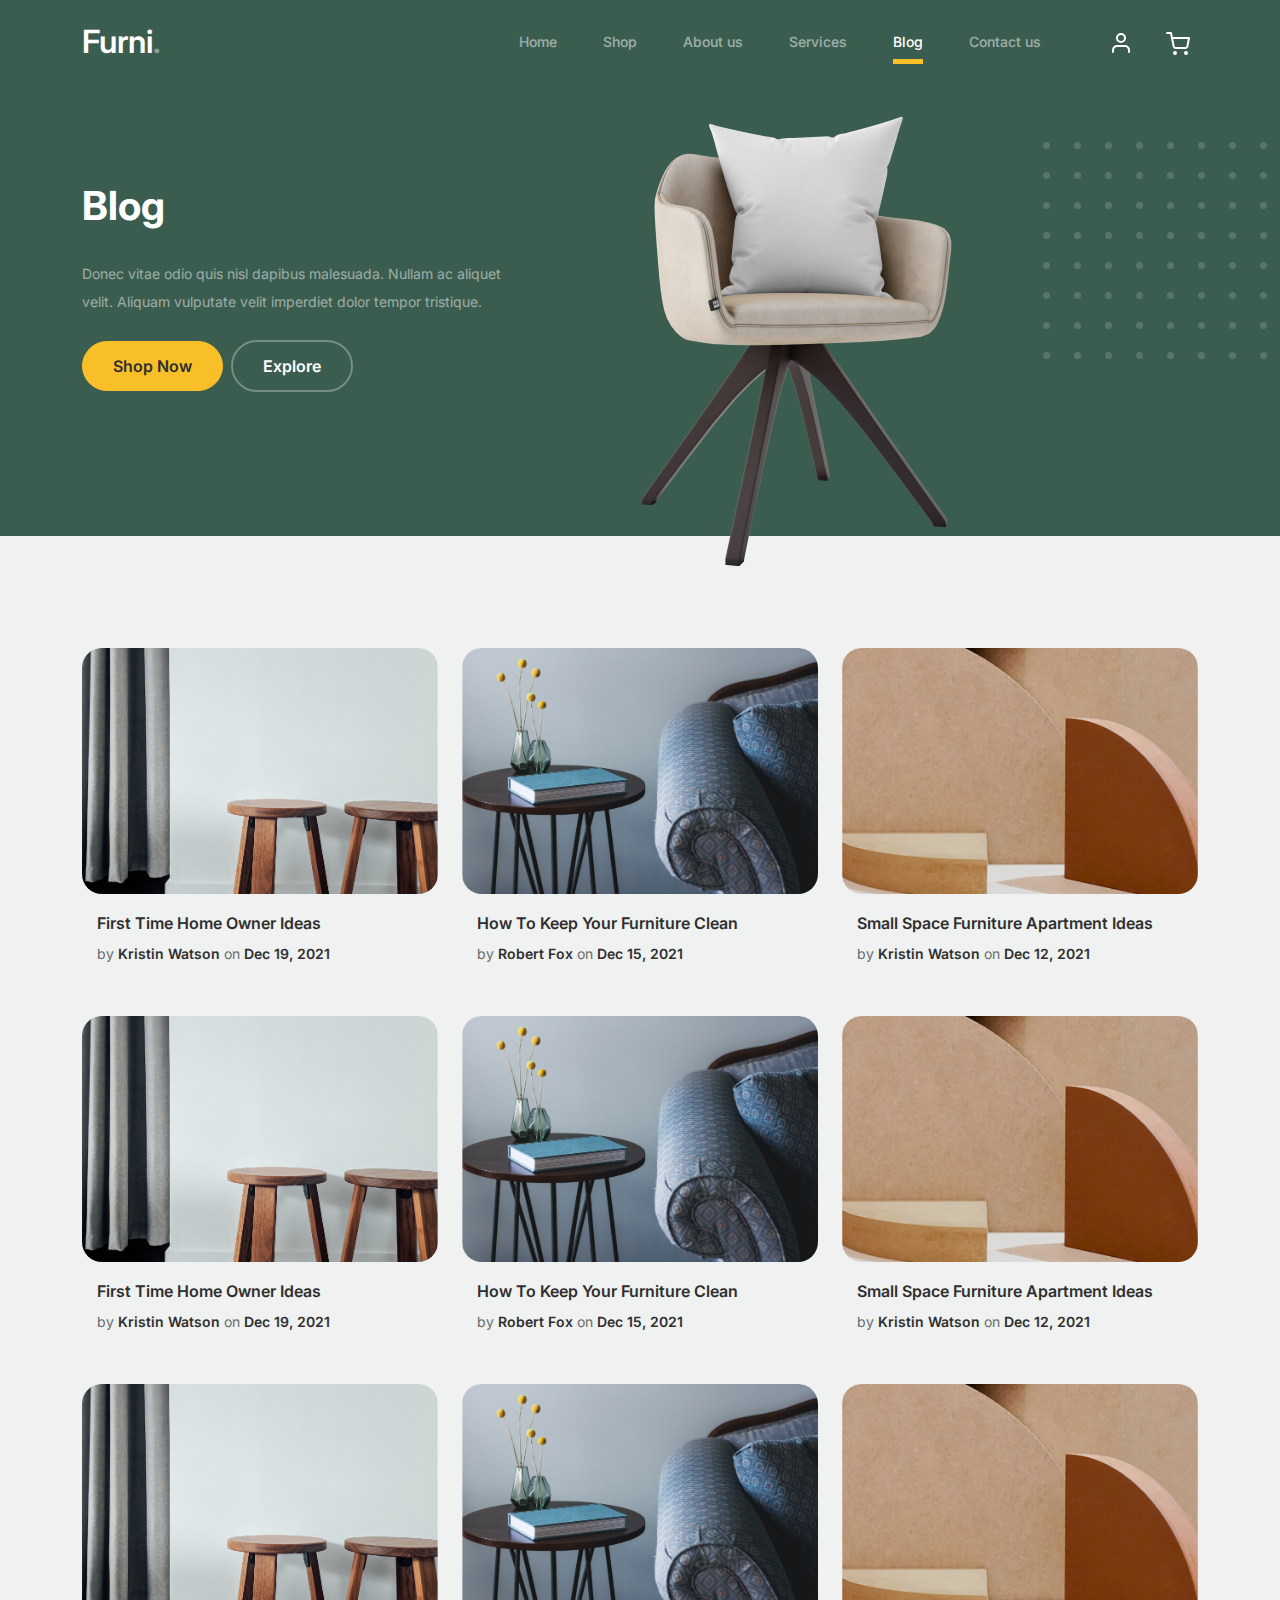
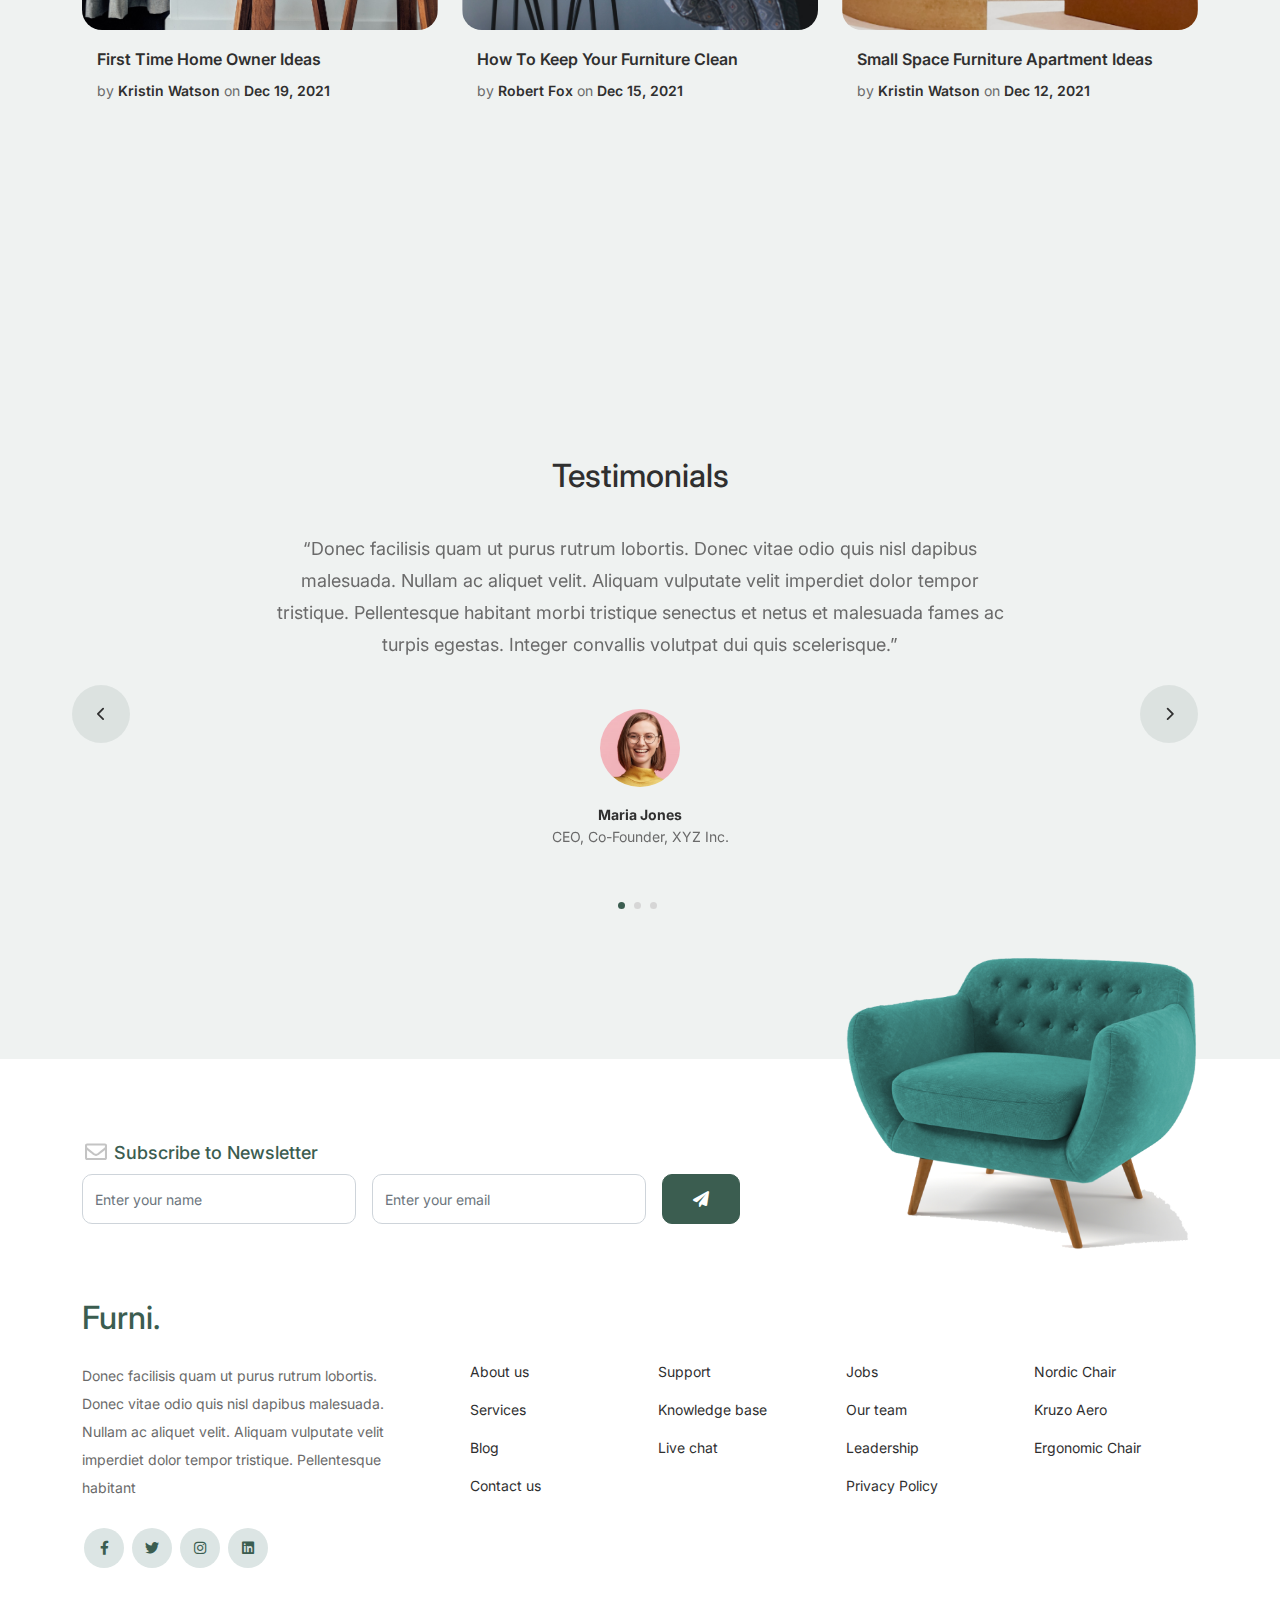
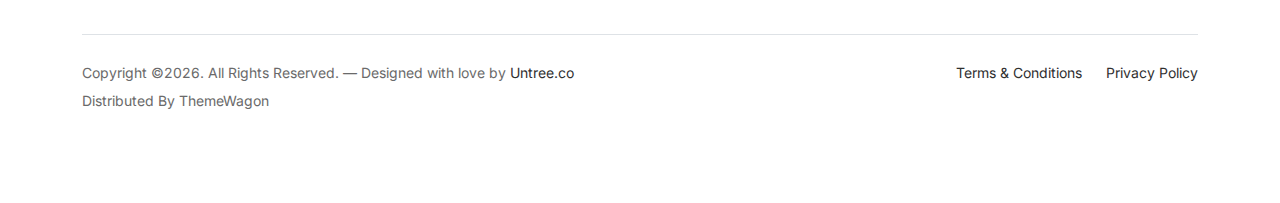
<file: Furniture/pages/blog.html>
<!doctype html>
<html lang="en">
<head>
  <meta charset="utf-8">
  <meta name="viewport" content="width=device-width, initial-scale=1, shrink-to-fit=no">
  <link rel="shortcut icon" href="favicon.png">


		<link href="../css/bootstrap.min.css" rel="stylesheet">
		<link href="https://cdnjs.cloudflare.com/ajax/libs/font-awesome/6.0.0-beta3/css/all.min.css" rel="stylesheet">
		<link href="../css/slider.css" rel="stylesheet">
		<link href="../css/style.css" rel="stylesheet">
	</head>

	<body>

		<!-- Start Header/Navigation -->
		<nav class="custom-navbar navbar navbar navbar-expand-md navbar-dark bg-dark" arial-label="Furni navigation bar">

			<div class="container">
				<a class="navbar-brand" href="index.html">Furni<span>.</span></a>

				<button class="navbar-toggler" type="button" data-bs-toggle="collapse" data-bs-target="#navbarsFurni" aria-controls="navbarsFurni" aria-expanded="false" aria-label="Toggle navigation">
					<span class="navbar-toggler-icon"></span>
				</button>

				<div class="collapse navbar-collapse" id="navbarsFurni">
					<ul class="custom-navbar-nav navbar-nav ms-auto mb-2 mb-md-0">
						<li class="nav-item">
							<a class="nav-link" href="index.html">Home</a>
						</li>
						<li><a class="nav-link" href="shop.html">Shop</a></li>
						<li><a class="nav-link" href="about.html">About us</a></li>
						<li><a class="nav-link" href="services.html">Services</a></li>
						<li class="active"><a class="nav-link" href="blog.html">Blog</a></li>
						<li><a class="nav-link" href="contact.html">Contact us</a></li>
					</ul>

					<ul class="custom-navbar-cta navbar-nav mb-2 mb-md-0 ms-5">
						<li><a class="nav-link" href="#"><img src="../images/user.svg"></a></li>
						<li><a class="nav-link" href="cart.html"><img src="../images/cart.svg"></a></li>
					</ul>
				</div>
			</div>
				
		</nav>
		<!-- End Header/Navigation -->

		<!-- Start Hero Section -->
			<div class="hero">
				<div class="container">
					<div class="row justify-content-between">
						<div class="col-lg-5">
							<div class="intro-excerpt">
								<h1>Blog</h1>
								<p class="mb-4">Donec vitae odio quis nisl dapibus malesuada. Nullam ac aliquet velit. Aliquam vulputate velit imperdiet dolor tempor tristique.</p>
								<p><a href="" class="btn btn-secondary me-2">Shop Now</a><a href="#" class="btn btn-white-outline">Explore</a></p>
							</div>
						</div>
						<div class="col-lg-7">
							<div class="hero-img-wrap">
								<img src="../images/couch.png" class="img-fluid">
							</div>
						</div>
					</div>
				</div>
			</div>
		<!-- End Hero Section -->

		

		<!-- Start Blog Section -->
		<div class="blog-section">
			<div class="container">
				
				<div class="row">

					<div class="col-12 col-sm-6 col-md-4 mb-5">
						<div class="post-entry">
							<a href="#" class="post-thumbnail"><img src="../images/post-1.jpg" alt="Image" class="img-fluid"></a>
							<div class="post-content-entry">
								<h3><a href="#">First Time Home Owner Ideas</a></h3>
								<div class="meta">
									<span>by <a href="#">Kristin Watson</a></span> <span>on <a href="#">Dec 19, 2021</a></span>
								</div>
							</div>
						</div>
					</div>

					<div class="col-12 col-sm-6 col-md-4 mb-5">
						<div class="post-entry">
							<a href="#" class="post-thumbnail"><img src="../images/post-2.jpg" alt="Image" class="img-fluid"></a>
							<div class="post-content-entry">
								<h3><a href="#">How To Keep Your Furniture Clean</a></h3>
								<div class="meta">
									<span>by <a href="#">Robert Fox</a></span> <span>on <a href="#">Dec 15, 2021</a></span>
								</div>
							</div>
						</div>
					</div>

					<div class="col-12 col-sm-6 col-md-4 mb-5">
						<div class="post-entry">
							<a href="#" class="post-thumbnail"><img src="../images/post-3.jpg" alt="Image" class="img-fluid"></a>
							<div class="post-content-entry">
								<h3><a href="#">Small Space Furniture Apartment Ideas</a></h3>
								<div class="meta">
									<span>by <a href="#">Kristin Watson</a></span> <span>on <a href="#">Dec 12, 2021</a></span>
								</div>
							</div>
						</div>
					</div>

					<div class="col-12 col-sm-6 col-md-4 mb-5">
						<div class="post-entry">
							<a href="#" class="post-thumbnail"><img src="../images/post-1.jpg" alt="Image" class="img-fluid"></a>
							<div class="post-content-entry">
								<h3><a href="#">First Time Home Owner Ideas</a></h3>
								<div class="meta">
									<span>by <a href="#">Kristin Watson</a></span> <span>on <a href="#">Dec 19, 2021</a></span>
								</div>
							</div>
						</div>
					</div>

					<div class="col-12 col-sm-6 col-md-4 mb-5">
						<div class="post-entry">
							<a href="#" class="post-thumbnail"><img src="../images/post-2.jpg" alt="Image" class="img-fluid"></a>
							<div class="post-content-entry">
								<h3><a href="#">How To Keep Your Furniture Clean</a></h3>
								<div class="meta">
									<span>by <a href="#">Robert Fox</a></span> <span>on <a href="#">Dec 15, 2021</a></span>
								</div>
							</div>
						</div>
					</div>

					<div class="col-12 col-sm-6 col-md-4 mb-5">
						<div class="post-entry">
							<a href="#" class="post-thumbnail"><img src="../images/post-3.jpg" alt="Image" class="img-fluid"></a>
							<div class="post-content-entry">
								<h3><a href="#">Small Space Furniture Apartment Ideas</a></h3>
								<div class="meta">
									<span>by <a href="#">Kristin Watson</a></span> <span>on <a href="#">Dec 12, 2021</a></span>
								</div>
							</div>
						</div>
					</div>

					<div class="col-12 col-sm-6 col-md-4 mb-5">
						<div class="post-entry">
							<a href="#" class="post-thumbnail"><img src="../images/post-1.jpg" alt="Image" class="img-fluid"></a>
							<div class="post-content-entry">
								<h3><a href="#">First Time Home Owner Ideas</a></h3>
								<div class="meta">
									<span>by <a href="#">Kristin Watson</a></span> <span>on <a href="#">Dec 19, 2021</a></span>
								</div>
							</div>
						</div>
					</div>

					<div class="col-12 col-sm-6 col-md-4 mb-5">
						<div class="post-entry">
							<a href="#" class="post-thumbnail"><img src="../images/post-2.jpg" alt="Image" class="img-fluid"></a>
							<div class="post-content-entry">
								<h3><a href="#">How To Keep Your Furniture Clean</a></h3>
								<div class="meta">
									<span>by <a href="#">Robert Fox</a></span> <span>on <a href="#">Dec 15, 2021</a></span>
								</div>
							</div>
						</div>
					</div>

					<div class="col-12 col-sm-6 col-md-4 mb-5">
						<div class="post-entry">
							<a href="#" class="post-thumbnail"><img src="../images/post-3.jpg" alt="Image" class="img-fluid"></a>
							<div class="post-content-entry">
								<h3><a href="#">Small Space Furniture Apartment Ideas</a></h3>
								<div class="meta">
									<span>by <a href="#">Kristin Watson</a></span> <span>on <a href="#">Dec 12, 2021</a></span>
								</div>
							</div>
						</div>
					</div>

				</div>
			</div>
		</div>
		<!-- End Blog Section -->	

		

		<!-- Start Testimonial Slider -->
		<div class="testimonial-section before-footer-section">
			<div class="container">
				<div class="row">
					<div class="col-lg-7 mx-auto text-center">
						<h2 class="section-title">Testimonials</h2>
					</div>
				</div>

				<div class="row justify-content-center">
					<div class="col-lg-12">
						<div class="testimonial-slider-wrap text-center">

							<div id="testimonial-nav">
								<span class="prev" data-controls="prev"><span class="fa fa-chevron-left"></span></span>
								<span class="next" data-controls="next"><span class="fa fa-chevron-right"></span></span>
							</div>

							<div class="testimonial-slider">
								
								<div class="item">
									<div class="row justify-content-center">
										<div class="col-lg-8 mx-auto">

											<div class="testimonial-block text-center">
												<blockquote class="mb-5">
													<p>&ldquo;Donec facilisis quam ut purus rutrum lobortis. Donec vitae odio quis nisl dapibus malesuada. Nullam ac aliquet velit. Aliquam vulputate velit imperdiet dolor tempor tristique. Pellentesque habitant morbi tristique senectus et netus et malesuada fames ac turpis egestas. Integer convallis volutpat dui quis scelerisque.&rdquo;</p>
												</blockquote>

												<div class="author-info">
													<div class="author-pic">
														<img src="../images/person-1.png" alt="Maria Jones" class="img-fluid">
													</div>
													<h3 class="font-weight-bold">Maria Jones</h3>
													<span class="position d-block mb-3">CEO, Co-Founder, XYZ Inc.</span>
												</div>
											</div>

										</div>
									</div>
								</div> 
								<!-- END item -->

								<div class="item">
									<div class="row justify-content-center">
										<div class="col-lg-8 mx-auto">

											<div class="testimonial-block text-center">
												<blockquote class="mb-5">
													<p>&ldquo;Donec facilisis quam ut purus rutrum lobortis. Donec vitae odio quis nisl dapibus malesuada. Nullam ac aliquet velit. Aliquam vulputate velit imperdiet dolor tempor tristique. Pellentesque habitant morbi tristique senectus et netus et malesuada fames ac turpis egestas. Integer convallis volutpat dui quis scelerisque.&rdquo;</p>
												</blockquote>

												<div class="author-info">
													<div class="author-pic">
														<img src="../images/person-1.png" alt="Maria Jones" class="img-fluid">
													</div>
													<h3 class="font-weight-bold">Maria Jones</h3>
													<span class="position d-block mb-3">CEO, Co-Founder, XYZ Inc.</span>
												</div>
											</div>

										</div>
									</div>
								</div> 
								<!-- END item -->

								<div class="item">
									<div class="row justify-content-center">
										<div class="col-lg-8 mx-auto">

											<div class="testimonial-block text-center">
												<blockquote class="mb-5">
													<p>&ldquo;Donec facilisis quam ut purus rutrum lobortis. Donec vitae odio quis nisl dapibus malesuada. Nullam ac aliquet velit. Aliquam vulputate velit imperdiet dolor tempor tristique. Pellentesque habitant morbi tristique senectus et netus et malesuada fames ac turpis egestas. Integer convallis volutpat dui quis scelerisque.&rdquo;</p>
												</blockquote>

												<div class="author-info">
													<div class="author-pic">
														<img src="../images/person-1.png" alt="Maria Jones" class="img-fluid">
													</div>
													<h3 class="font-weight-bold">Maria Jones</h3>
													<span class="position d-block mb-3">CEO, Co-Founder, XYZ Inc.</span>
												</div>
											</div>

										</div>
									</div>
								</div> 
								<!-- END item -->

							</div>

						</div>
					</div>
				</div>
			</div>
		</div>
		<!-- End Testimonial Slider -->

		

		<!-- Start Footer Section -->
		<footer class="footer-section">
			<div class="container relative">

				<div class="sofa-img">
					<img src="../images/sofa.png" alt="Image" class="img-fluid">
				</div>

				<div class="row">
					<div class="col-lg-8">
						<div class="subscription-form">
							<h3 class="d-flex align-items-center"><span class="me-1"><img src="../images/envelope-outline.svg" alt="Image" class="img-fluid"></span><span>Subscribe to Newsletter</span></h3>

							<form action="#" class="row g-3">
								<div class="col-auto">
									<input type="text" class="form-control" placeholder="Enter your name">
								</div>
								<div class="col-auto">
									<input type="email" class="form-control" placeholder="Enter your email">
								</div>
								<div class="col-auto">
									<button class="btn btn-primary">
										<span class="fa fa-paper-plane"></span>
									</button>
								</div>
							</form>

						</div>
					</div>
				</div>

				<div class="row g-5 mb-5">
					<div class="col-lg-4">
						<div class="mb-4 footer-logo-wrap"><a href="#" class="footer-logo">Furni<span>.</span></a></div>
						<p class="mb-4">Donec facilisis quam ut purus rutrum lobortis. Donec vitae odio quis nisl dapibus malesuada. Nullam ac aliquet velit. Aliquam vulputate velit imperdiet dolor tempor tristique. Pellentesque habitant</p>

						<ul class="list-unstyled custom-social">
							<li><a href="#"><span class="fa fa-brands fa-facebook-f"></span></a></li>
							<li><a href="#"><span class="fa fa-brands fa-twitter"></span></a></li>
							<li><a href="#"><span class="fa fa-brands fa-instagram"></span></a></li>
							<li><a href="#"><span class="fa fa-brands fa-linkedin"></span></a></li>
						</ul>
					</div>

					<div class="col-lg-8">
						<div class="row links-wrap">
							<div class="col-6 col-sm-6 col-md-3">
								<ul class="list-unstyled">
									<li><a href="#">About us</a></li>
									<li><a href="#">Services</a></li>
									<li><a href="#">Blog</a></li>
									<li><a href="#">Contact us</a></li>
								</ul>
							</div>

							<div class="col-6 col-sm-6 col-md-3">
								<ul class="list-unstyled">
									<li><a href="#">Support</a></li>
									<li><a href="#">Knowledge base</a></li>
									<li><a href="#">Live chat</a></li>
								</ul>
							</div>

							<div class="col-6 col-sm-6 col-md-3">
								<ul class="list-unstyled">
									<li><a href="#">Jobs</a></li>
									<li><a href="#">Our team</a></li>
									<li><a href="#">Leadership</a></li>
									<li><a href="#">Privacy Policy</a></li>
								</ul>
							</div>

							<div class="col-6 col-sm-6 col-md-3">
								<ul class="list-unstyled">
									<li><a href="#">Nordic Chair</a></li>
									<li><a href="#">Kruzo Aero</a></li>
									<li><a href="#">Ergonomic Chair</a></li>
								</ul>
							</div>
						</div>
					</div>

				</div>

				<div class="border-top copyright">
					<div class="row pt-4">
						<div class="col-lg-6">
							<p class="mb-2 text-center text-lg-start">Copyright &copy;<script>document.write(new Date().getFullYear());</script>. All Rights Reserved. &mdash; Designed with love by <a href="https://untree.co">Untree.co</a> Distributed By <a hreff="https://themewagon.com">ThemeWagon</a>  <!-- License information: https://untree.co/license/ -->
            </p>
						</div>

						<div class="col-lg-6 text-center text-lg-end">
							<ul class="list-unstyled d-inline-flex ms-auto">
								<li class="me-4"><a href="#">Terms &amp; Conditions</a></li>
								<li><a href="#">Privacy Policy</a></li>
							</ul>
						</div>

					</div>
				</div>

			</div>
		</footer>
		<!-- End Footer Section -->	


		<script src="../js/bootstrap.bundle.min.js"></script>
		<script src="../js/slider.js"></script>
		<script src="../js/script.js"></script>
	</body>

</html>
</file>
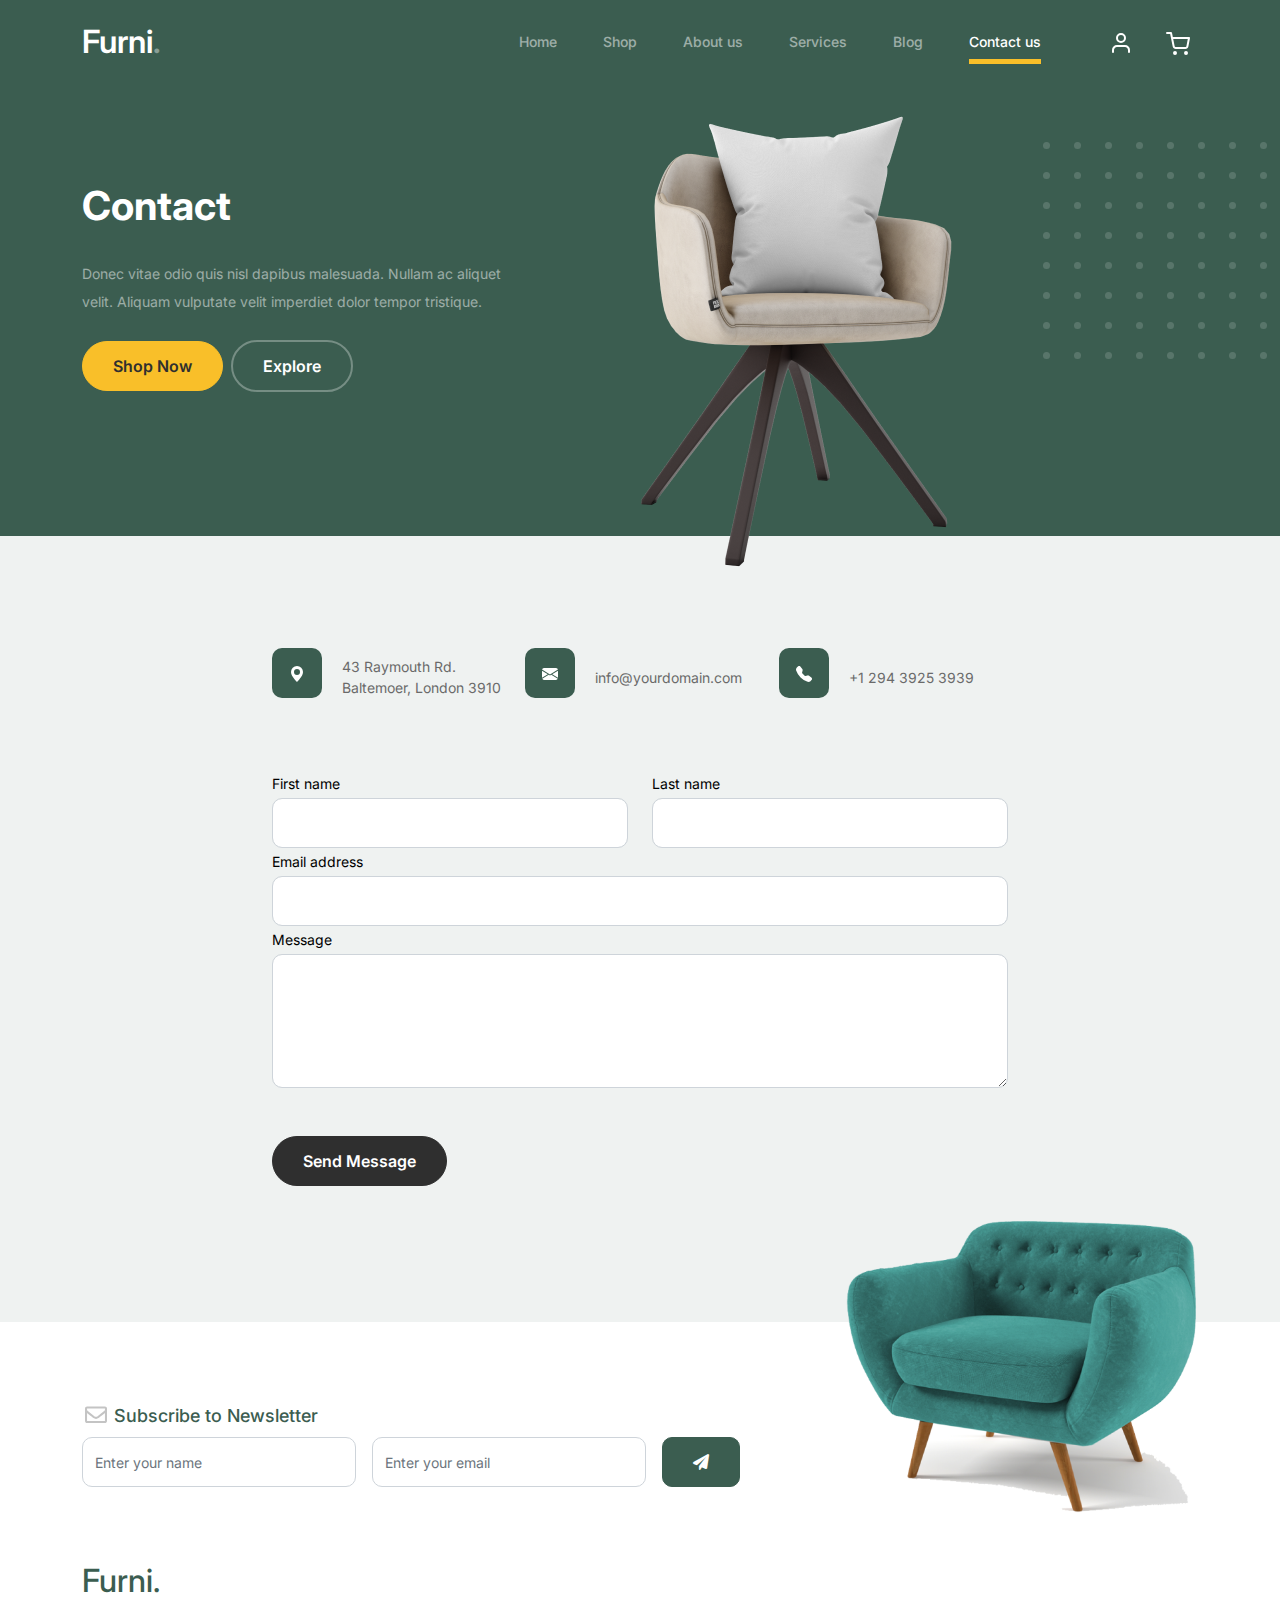
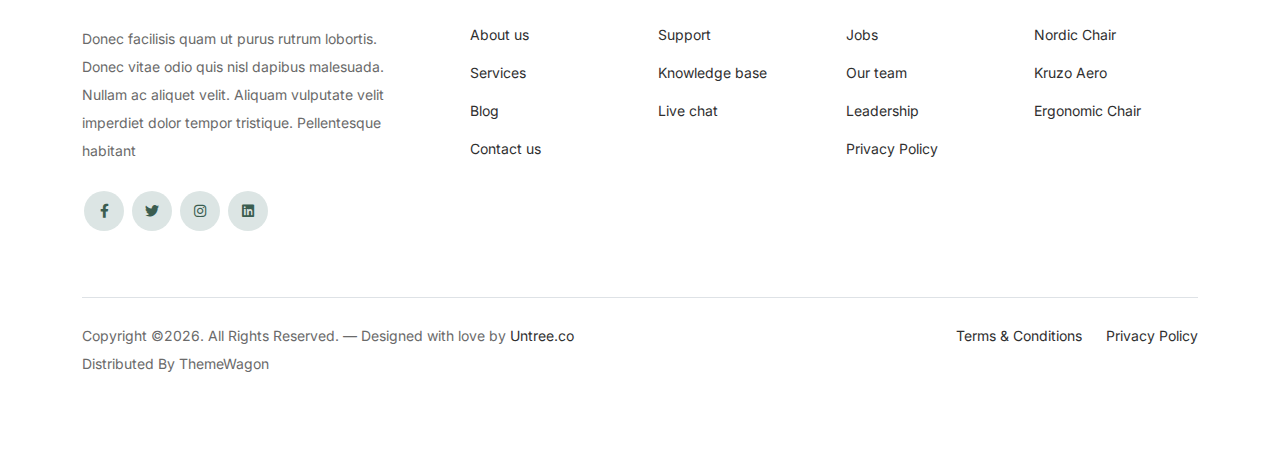
<file: Furniture/pages/contact.html>
<!doctype html>
<html lang="en">
<head>
  <meta charset="utf-8">
  <meta name="viewport" content="width=device-width, initial-scale=1, shrink-to-fit=no">
  <link rel="shortcut icon" href="favicon.png">


		<link href="../css/bootstrap.min.css" rel="stylesheet">
		<link href="https://cdnjs.cloudflare.com/ajax/libs/font-awesome/6.0.0-beta3/css/all.min.css" rel="stylesheet">
		<link href="../css/slider.css" rel="stylesheet">
		<link href="../css/style.css" rel="stylesheet">
	</head>

	<body>

		<!-- Start Header/Navigation -->
		<nav class="custom-navbar navbar navbar navbar-expand-md navbar-dark bg-dark" arial-label="Furni navigation bar">

			<div class="container">
				<a class="navbar-brand" href="index.html">Furni<span>.</span></a>

				<button class="navbar-toggler" type="button" data-bs-toggle="collapse" data-bs-target="#navbarsFurni" aria-controls="navbarsFurni" aria-expanded="false" aria-label="Toggle navigation">
					<span class="navbar-toggler-icon"></span>
				</button>

				<div class="collapse navbar-collapse" id="navbarsFurni">
					<ul class="custom-navbar-nav navbar-nav ms-auto mb-2 mb-md-0">
						<li class="nav-item">
							<a class="nav-link" href="index.html">Home</a>
						</li>
						<li><a class="nav-link" href="shop.html">Shop</a></li>
						<li><a class="nav-link" href="about.html">About us</a></li>
						<li><a class="nav-link" href="services.html">Services</a></li>
						<li><a class="nav-link" href="blog.html">Blog</a></li>
						<li class="active"><a class="nav-link" href="contact.html">Contact us</a></li>
					</ul>

					<ul class="custom-navbar-cta navbar-nav mb-2 mb-md-0 ms-5">
						<li><a class="nav-link" href="#"><img src="../images/user.svg"></a></li>
						<li><a class="nav-link" href="cart.html"><img src="../images/cart.svg"></a></li>
					</ul>
				</div>
			</div>
				
		</nav>
		<!-- End Header/Navigation -->

		<!-- Start Hero Section -->
			<div class="hero">
				<div class="container">
					<div class="row justify-content-between">
						<div class="col-lg-5">
							<div class="intro-excerpt">
								<h1>Contact</h1>
								<p class="mb-4">Donec vitae odio quis nisl dapibus malesuada. Nullam ac aliquet velit. Aliquam vulputate velit imperdiet dolor tempor tristique.</p>
								<p><a href="" class="btn btn-secondary me-2">Shop Now</a><a href="#" class="btn btn-white-outline">Explore</a></p>
							</div>
						</div>
						<div class="col-lg-7">
							<div class="hero-img-wrap">
								<img src="../images/couch.png" class="img-fluid">
							</div>
						</div>
					</div>
				</div>
			</div>
		<!-- End Hero Section -->

		
		<!-- Start Contact Form -->
		<div class="untree_co-section">
      <div class="container">

        <div class="block">
          <div class="row justify-content-center">


            <div class="col-md-8 col-lg-8 pb-4">


              <div class="row mb-5">
                <div class="col-lg-4">
                  <div  class="service no-shadow align-items-center link horizontal d-flex active" data-aos="fade-left" data-aos-delay="0">
                    <div class="service-icon color-1 mb-4">
                      <svg xmlns="http://www.w3.org/2000/svg" width="16" height="16" fill="currentColor" class="bi bi-geo-alt-fill" viewBox="0 0 16 16">
                        <path d="M8 16s6-5.686 6-10A6 6 0 0 0 2 6c0 4.314 6 10 6 10zm0-7a3 3 0 1 1 0-6 3 3 0 0 1 0 6z"/>
                      </svg>
                    </div> <!-- /.icon -->
                    <div class="service-contents">
                      <p>43 Raymouth Rd. Baltemoer, London 3910</p>
                    </div> <!-- /.service-contents-->
                  </div> <!-- /.service -->
                </div>

                <div class="col-lg-4">
                  <div  class="service no-shadow align-items-center link horizontal d-flex active" data-aos="fade-left" data-aos-delay="0">
                    <div class="service-icon color-1 mb-4">
                      <svg xmlns="http://www.w3.org/2000/svg" width="16" height="16" fill="currentColor" class="bi bi-envelope-fill" viewBox="0 0 16 16">
                        <path d="M.05 3.555A2 2 0 0 1 2 2h12a2 2 0 0 1 1.95 1.555L8 8.414.05 3.555zM0 4.697v7.104l5.803-3.558L0 4.697zM6.761 8.83l-6.57 4.027A2 2 0 0 0 2 14h12a2 2 0 0 0 1.808-1.144l-6.57-4.027L8 9.586l-1.239-.757zm3.436-.586L16 11.801V4.697l-5.803 3.546z"/>
                      </svg>
                    </div> <!-- /.icon -->
                    <div class="service-contents">
                      <p>info@yourdomain.com</p>
                    </div> <!-- /.service-contents-->
                  </div> <!-- /.service -->
                </div>

                <div class="col-lg-4">
                  <div  class="service no-shadow align-items-center link horizontal d-flex active" data-aos="fade-left" data-aos-delay="0">
                    <div class="service-icon color-1 mb-4">
                      <svg xmlns="http://www.w3.org/2000/svg" width="16" height="16" fill="currentColor" class="bi bi-telephone-fill" viewBox="0 0 16 16">
                        <path fill-rule="evenodd" d="M1.885.511a1.745 1.745 0 0 1 2.61.163L6.29 2.98c.329.423.445.974.315 1.494l-.547 2.19a.678.678 0 0 0 .178.643l2.457 2.457a.678.678 0 0 0 .644.178l2.189-.547a1.745 1.745 0 0 1 1.494.315l2.306 1.794c.829.645.905 1.87.163 2.611l-1.034 1.034c-.74.74-1.846 1.065-2.877.702a18.634 18.634 0 0 1-7.01-4.42 18.634 18.634 0 0 1-4.42-7.009c-.362-1.03-.037-2.137.703-2.877L1.885.511z"/>
                      </svg>
                    </div> <!-- /.icon -->
                    <div class="service-contents">
                      <p>+1 294 3925 3939</p>
                    </div> <!-- /.service-contents-->
                  </div> <!-- /.service -->
                </div>
              </div>

              <form>
                <div class="row">
                  <div class="col-6">
                    <div class="form-group">
                      <label class="text-black" for="fname">First name</label>
                      <input type="text" class="form-control" id="fname">
                    </div>
                  </div>
                  <div class="col-6">
                    <div class="form-group">
                      <label class="text-black" for="lname">Last name</label>
                      <input type="text" class="form-control" id="lname">
                    </div>
                  </div>
                </div>
                <div class="form-group">
                  <label class="text-black" for="email">Email address</label>
                  <input type="email" class="form-control" id="email">
                </div>

                <div class="form-group mb-5">
                  <label class="text-black" for="message">Message</label>
                  <textarea name="" class="form-control" id="message" cols="30" rows="5"></textarea>
                </div>

                <button type="submit" class="btn btn-primary-hover-outline">Send Message</button>
              </form>

            </div>

          </div>

        </div>

      </div>


    </div>
  </div>

  <!-- End Contact Form -->

		

		<!-- Start Footer Section -->
		<footer class="footer-section">
			<div class="container relative">

				<div class="sofa-img">
					<img src="../images/sofa.png" alt="Image" class="img-fluid">
				</div>

				<div class="row">
					<div class="col-lg-8">
						<div class="subscription-form">
							<h3 class="d-flex align-items-center"><span class="me-1"><img src="../images/envelope-outline.svg" alt="Image" class="img-fluid"></span><span>Subscribe to Newsletter</span></h3>

							<form action="#" class="row g-3">
								<div class="col-auto">
									<input type="text" class="form-control" placeholder="Enter your name">
								</div>
								<div class="col-auto">
									<input type="email" class="form-control" placeholder="Enter your email">
								</div>
								<div class="col-auto">
									<button class="btn btn-primary">
										<span class="fa fa-paper-plane"></span>
									</button>
								</div>
							</form>

						</div>
					</div>
				</div>

				<div class="row g-5 mb-5">
					<div class="col-lg-4">
						<div class="mb-4 footer-logo-wrap"><a href="#" class="footer-logo">Furni<span>.</span></a></div>
						<p class="mb-4">Donec facilisis quam ut purus rutrum lobortis. Donec vitae odio quis nisl dapibus malesuada. Nullam ac aliquet velit. Aliquam vulputate velit imperdiet dolor tempor tristique. Pellentesque habitant</p>

						<ul class="list-unstyled custom-social">
							<li><a href="#"><span class="fa fa-brands fa-facebook-f"></span></a></li>
							<li><a href="#"><span class="fa fa-brands fa-twitter"></span></a></li>
							<li><a href="#"><span class="fa fa-brands fa-instagram"></span></a></li>
							<li><a href="#"><span class="fa fa-brands fa-linkedin"></span></a></li>
						</ul>
					</div>

					<div class="col-lg-8">
						<div class="row links-wrap">
							<div class="col-6 col-sm-6 col-md-3">
								<ul class="list-unstyled">
									<li><a href="#">About us</a></li>
									<li><a href="#">Services</a></li>
									<li><a href="#">Blog</a></li>
									<li><a href="#">Contact us</a></li>
								</ul>
							</div>

							<div class="col-6 col-sm-6 col-md-3">
								<ul class="list-unstyled">
									<li><a href="#">Support</a></li>
									<li><a href="#">Knowledge base</a></li>
									<li><a href="#">Live chat</a></li>
								</ul>
							</div>

							<div class="col-6 col-sm-6 col-md-3">
								<ul class="list-unstyled">
									<li><a href="#">Jobs</a></li>
									<li><a href="#">Our team</a></li>
									<li><a href="#">Leadership</a></li>
									<li><a href="#">Privacy Policy</a></li>
								</ul>
							</div>

							<div class="col-6 col-sm-6 col-md-3">
								<ul class="list-unstyled">
									<li><a href="#">Nordic Chair</a></li>
									<li><a href="#">Kruzo Aero</a></li>
									<li><a href="#">Ergonomic Chair</a></li>
								</ul>
							</div>
						</div>
					</div>

				</div>

				<div class="border-top copyright">
					<div class="row pt-4">
						<div class="col-lg-6">
							<p class="mb-2 text-center text-lg-start">Copyright &copy;<script>document.write(new Date().getFullYear());</script>. All Rights Reserved. &mdash; Designed with love by <a href="https://untree.co">Untree.co</a> Distributed By <a hreff="https://themewagon.com">ThemeWagon</a>  <!-- License information: https://untree.co/license/ -->
            </p>
						</div>

						<div class="col-lg-6 text-center text-lg-end">
							<ul class="list-unstyled d-inline-flex ms-auto">
								<li class="me-4"><a href="#">Terms &amp; Conditions</a></li>
								<li><a href="#">Privacy Policy</a></li>
							</ul>
						</div>

					</div>
				</div>

			</div>
		</footer>
		<!-- End Footer Section -->	


		<script src="../js/bootstrap.bundle.min.js"></script>
		<script src="../js/slider.js"></script>
		<script src="../js/script.js"></script>
	</body>

</html>
</file>
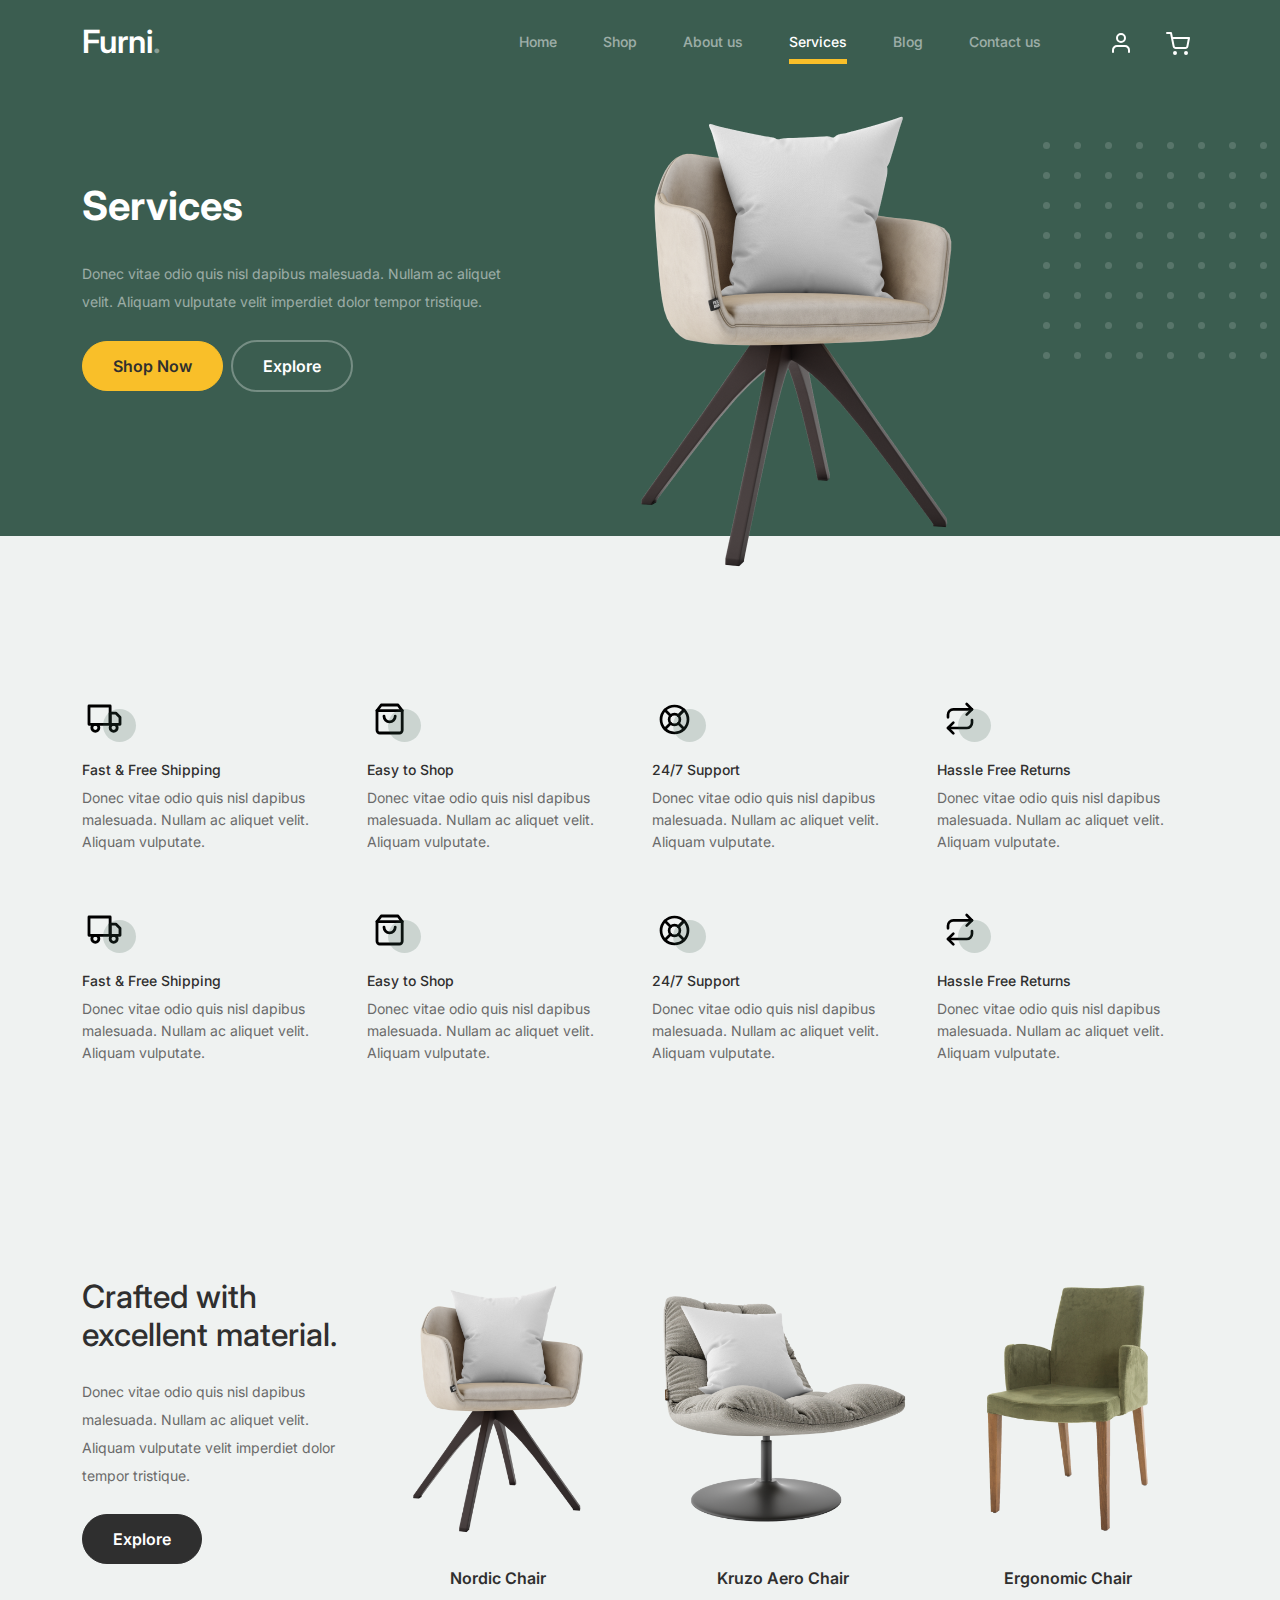
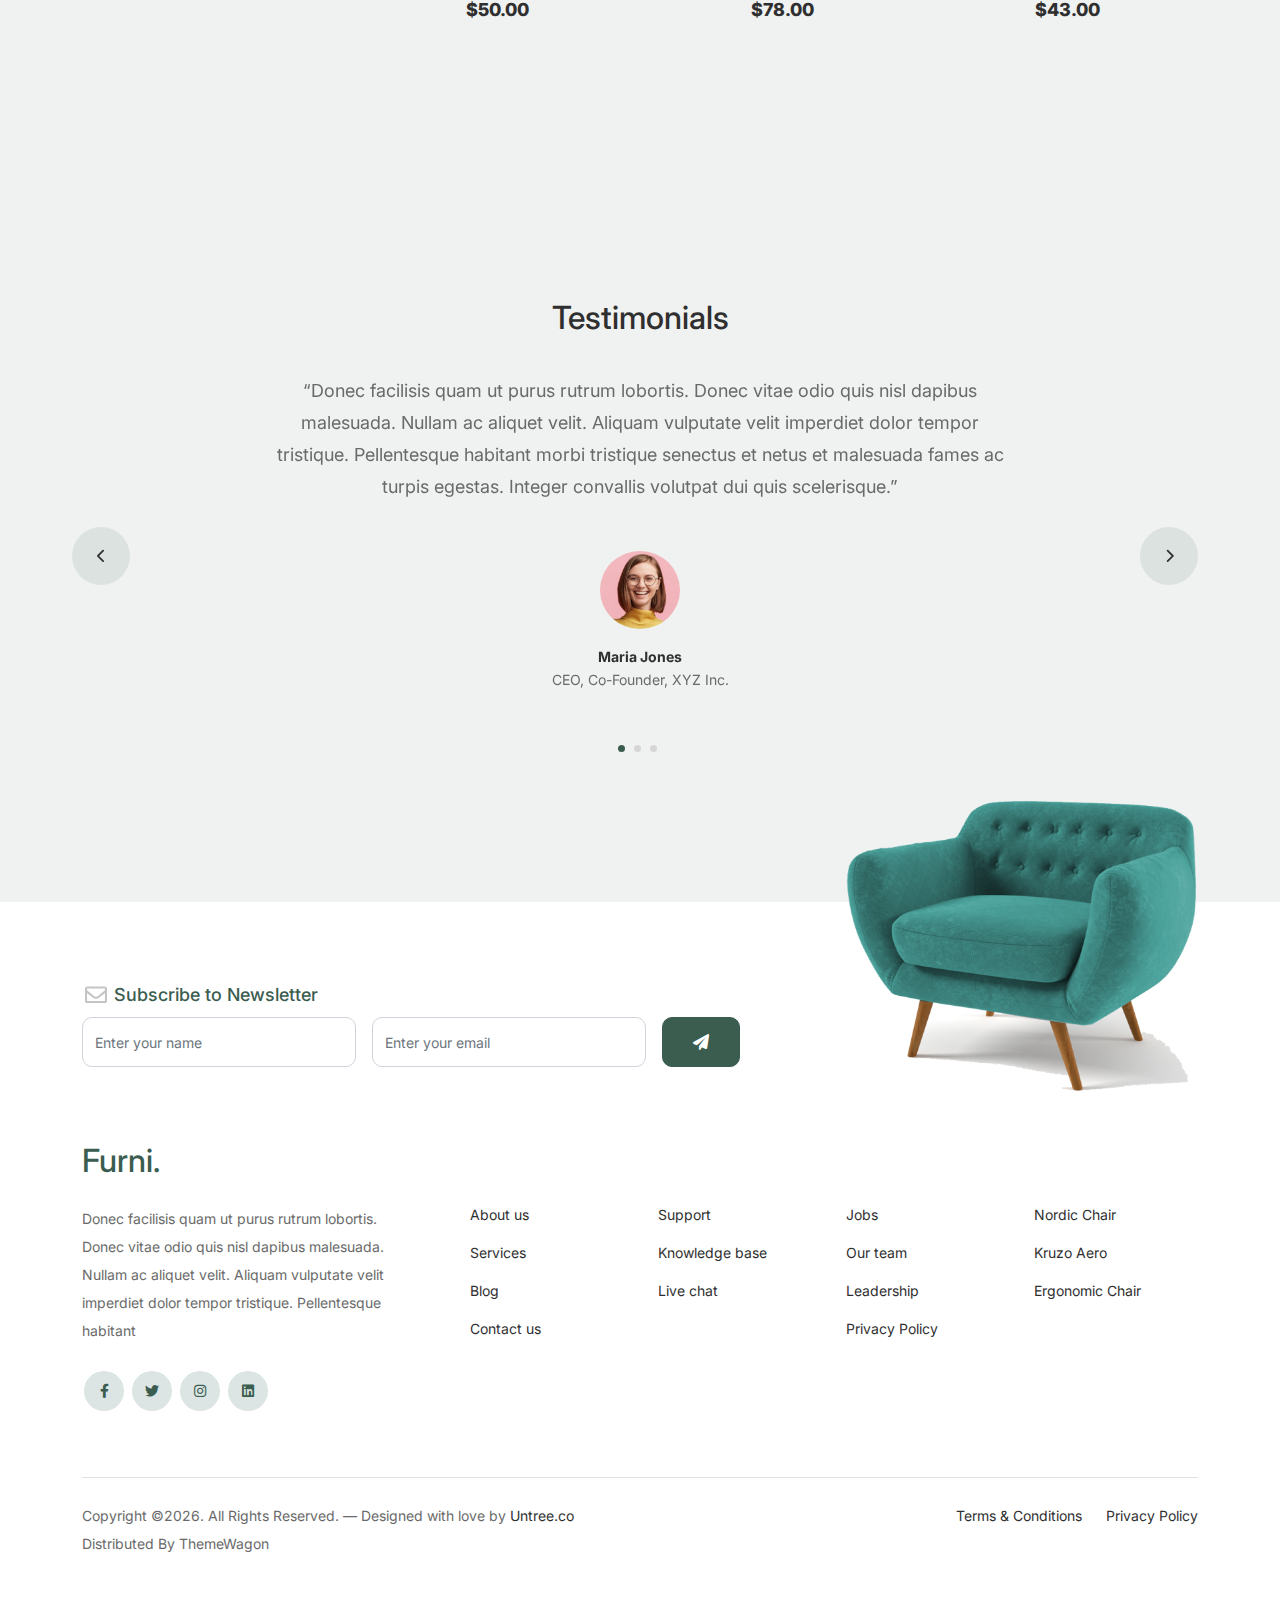
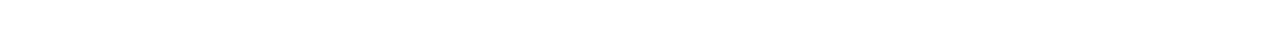
<file: Furniture/pages/services.html>
<!doctype html>
<html lang="en">
<head>
  <meta charset="utf-8">
  <meta name="viewport" content="width=device-width, initial-scale=1, shrink-to-fit=no">
  <meta name="author" content="Untree.co">
  <link rel="shortcut icon" href="favicon.png">

  <meta name="description" content="" />
  <meta name="keywords" content="bootstrap, bootstrap4" />

  <meta name="viewport" content="width=device-width, initial-scale=1, shrink-to-fit=no">
  <link rel="shortcut icon" href="favicon.png">


		<link href="../css/bootstrap.min.css" rel="stylesheet">
		<link href="https://cdnjs.cloudflare.com/ajax/libs/font-awesome/6.0.0-beta3/css/all.min.css" rel="stylesheet">
		<link href="../css/slider.css" rel="stylesheet">
		<link href="../css/style.css" rel="stylesheet">
	</head>

	<body>

		<!-- Start Header/Navigation -->
		<nav class="custom-navbar navbar navbar navbar-expand-md navbar-dark bg-dark" arial-label="Furni navigation bar">

			<div class="container">
				<a class="navbar-brand" href="index.html">Furni<span>.</span></a>

				<button class="navbar-toggler" type="button" data-bs-toggle="collapse" data-bs-target="#navbarsFurni" aria-controls="navbarsFurni" aria-expanded="false" aria-label="Toggle navigation">
					<span class="navbar-toggler-icon"></span>
				</button>

				<div class="collapse navbar-collapse" id="navbarsFurni">
					<ul class="custom-navbar-nav navbar-nav ms-auto mb-2 mb-md-0">
						<li class="nav-item">
							<a class="nav-link" href="index.html">Home</a>
						</li>
						<li><a class="nav-link" href="shop.html">Shop</a></li>
						<li><a class="nav-link" href="about.html">About us</a></li>
						<li class="active"><a class="nav-link" href="services.html">Services</a></li>
						<li><a class="nav-link" href="blog.html">Blog</a></li>
						<li><a class="nav-link" href="contact.html">Contact us</a></li>
					</ul>

					<ul class="custom-navbar-cta navbar-nav mb-2 mb-md-0 ms-5">
						<li><a class="nav-link" href="#"><img src="../images/user.svg"></a></li>
						<li><a class="nav-link" href="cart.html"><img src="../images/cart.svg"></a></li>
					</ul>
				</div>
			</div>
				
		</nav>
		<!-- End Header/Navigation -->

		<!-- Start Hero Section -->
			<div class="hero">
				<div class="container">
					<div class="row justify-content-between">
						<div class="col-lg-5">
							<div class="intro-excerpt">
								<h1>Services</h1>
								<p class="mb-4">Donec vitae odio quis nisl dapibus malesuada. Nullam ac aliquet velit. Aliquam vulputate velit imperdiet dolor tempor tristique.</p>
								<p><a href="" class="btn btn-secondary me-2">Shop Now</a><a href="#" class="btn btn-white-outline">Explore</a></p>
							</div>
						</div>
						<div class="col-lg-7">
							<div class="hero-img-wrap">
								<img src="../images/couch.png" class="img-fluid">
							</div>
						</div>
					</div>
				</div>
			</div>
		<!-- End Hero Section -->

		

		<!-- Start Why Choose Us Section -->
		<div class="why-choose-section">
			<div class="container">
				
				
				<div class="row my-5">
					<div class="col-6 col-md-6 col-lg-3 mb-4">
						<div class="feature">
							<div class="icon">
								<img src="../images/truck.svg" alt="Image" class="imf-fluid">
							</div>
							<h3>Fast &amp; Free Shipping</h3>
							<p>Donec vitae odio quis nisl dapibus malesuada. Nullam ac aliquet velit. Aliquam vulputate.</p>
						</div>
					</div>

					<div class="col-6 col-md-6 col-lg-3 mb-4">
						<div class="feature">
							<div class="icon">
								<img src="../images/bag.svg" alt="Image" class="imf-fluid">
							</div>
							<h3>Easy to Shop</h3>
							<p>Donec vitae odio quis nisl dapibus malesuada. Nullam ac aliquet velit. Aliquam vulputate.</p>
						</div>
					</div>

					<div class="col-6 col-md-6 col-lg-3 mb-4">
						<div class="feature">
							<div class="icon">
								<img src="../images/support.svg" alt="Image" class="imf-fluid">
							</div>
							<h3>24/7 Support</h3>
							<p>Donec vitae odio quis nisl dapibus malesuada. Nullam ac aliquet velit. Aliquam vulputate.</p>
						</div>
					</div>

					<div class="col-6 col-md-6 col-lg-3 mb-4">
						<div class="feature">
							<div class="icon">
								<img src="../images/return.svg" alt="Image" class="imf-fluid">
							</div>
							<h3>Hassle Free Returns</h3>
							<p>Donec vitae odio quis nisl dapibus malesuada. Nullam ac aliquet velit. Aliquam vulputate.</p>
						</div>
					</div>

					<div class="col-6 col-md-6 col-lg-3 mb-4">
						<div class="feature">
							<div class="icon">
								<img src="../images/truck.svg" alt="Image" class="imf-fluid">
							</div>
							<h3>Fast &amp; Free Shipping</h3>
							<p>Donec vitae odio quis nisl dapibus malesuada. Nullam ac aliquet velit. Aliquam vulputate.</p>
						</div>
					</div>

					<div class="col-6 col-md-6 col-lg-3 mb-4">
						<div class="feature">
							<div class="icon">
								<img src="../images/bag.svg" alt="Image" class="imf-fluid">
							</div>
							<h3>Easy to Shop</h3>
							<p>Donec vitae odio quis nisl dapibus malesuada. Nullam ac aliquet velit. Aliquam vulputate.</p>
						</div>
					</div>

					<div class="col-6 col-md-6 col-lg-3 mb-4">
						<div class="feature">
							<div class="icon">
								<img src="../images/support.svg" alt="Image" class="imf-fluid">
							</div>
							<h3>24/7 Support</h3>
							<p>Donec vitae odio quis nisl dapibus malesuada. Nullam ac aliquet velit. Aliquam vulputate.</p>
						</div>
					</div>

					<div class="col-6 col-md-6 col-lg-3 mb-4">
						<div class="feature">
							<div class="icon">
								<img src="../images/return.svg" alt="Image" class="imf-fluid">
							</div>
							<h3>Hassle Free Returns</h3>
							<p>Donec vitae odio quis nisl dapibus malesuada. Nullam ac aliquet velit. Aliquam vulputate.</p>
						</div>
					</div>

				</div>
			
			</div>
		</div>
		<!-- End Why Choose Us Section -->

		<!-- Start Product Section -->
		<div class="product-section pt-0">
			<div class="container">
				<div class="row">

					<!-- Start Column 1 -->
					<div class="col-md-12 col-lg-3 mb-5 mb-lg-0">
						<h2 class="mb-4 section-title">Crafted with excellent material.</h2>
						<p class="mb-4">Donec vitae odio quis nisl dapibus malesuada. Nullam ac aliquet velit. Aliquam vulputate velit imperdiet dolor tempor tristique. </p>
						<p><a href="#" class="btn">Explore</a></p>
					</div> 
					<!-- End Column 1 -->

					<!-- Start Column 2 -->
					<div class="col-12 col-md-4 col-lg-3 mb-5 mb-md-0">
						<a class="product-item" href="#">
							<img src="../images/product-1.png" class="img-fluid product-thumbnail">
							<h3 class="product-title">Nordic Chair</h3>
							<strong class="product-price">$50.00</strong>

							<span class="icon-cross">
								<img src="../images/cross.svg" class="img-fluid">
							</span>
						</a>
					</div> 
					<!-- End Column 2 -->

					<!-- Start Column 3 -->
					<div class="col-12 col-md-4 col-lg-3 mb-5 mb-md-0">
						<a class="product-item" href="#">
							<img src="../images/product-2.png" class="img-fluid product-thumbnail">
							<h3 class="product-title">Kruzo Aero Chair</h3>
							<strong class="product-price">$78.00</strong>

							<span class="icon-cross">
								<img src="../images/cross.svg" class="img-fluid">
							</span>
						</a>
					</div>
					<!-- End Column 3 -->

					<!-- Start Column 4 -->
					<div class="col-12 col-md-4 col-lg-3 mb-5 mb-md-0">
						<a class="product-item" href="#">
							<img src="../images/product-3.png" class="img-fluid product-thumbnail">
							<h3 class="product-title">Ergonomic Chair</h3>
							<strong class="product-price">$43.00</strong>

							<span class="icon-cross">
								<img src="../images/cross.svg" class="img-fluid">
							</span>
						</a>
					</div>
					<!-- End Column 4 -->

				</div>
			</div>
		</div>
		<!-- End Product Section -->

		

		<!-- Start Testimonial Slider -->
		<div class="testimonial-section before-footer-section">
			<div class="container">
				<div class="row">
					<div class="col-lg-7 mx-auto text-center">
						<h2 class="section-title">Testimonials</h2>
					</div>
				</div>

				<div class="row justify-content-center">
					<div class="col-lg-12">
						<div class="testimonial-slider-wrap text-center">

							<div id="testimonial-nav">
								<span class="prev" data-controls="prev"><span class="fa fa-chevron-left"></span></span>
								<span class="next" data-controls="next"><span class="fa fa-chevron-right"></span></span>
							</div>

							<div class="testimonial-slider">
								
								<div class="item">
									<div class="row justify-content-center">
										<div class="col-lg-8 mx-auto">

											<div class="testimonial-block text-center">
												<blockquote class="mb-5">
													<p>&ldquo;Donec facilisis quam ut purus rutrum lobortis. Donec vitae odio quis nisl dapibus malesuada. Nullam ac aliquet velit. Aliquam vulputate velit imperdiet dolor tempor tristique. Pellentesque habitant morbi tristique senectus et netus et malesuada fames ac turpis egestas. Integer convallis volutpat dui quis scelerisque.&rdquo;</p>
												</blockquote>

												<div class="author-info">
													<div class="author-pic">
														<img src="../images/person-1.png" alt="Maria Jones" class="img-fluid">
													</div>
													<h3 class="font-weight-bold">Maria Jones</h3>
													<span class="position d-block mb-3">CEO, Co-Founder, XYZ Inc.</span>
												</div>
											</div>

										</div>
									</div>
								</div> 
								<!-- END item -->

								<div class="item">
									<div class="row justify-content-center">
										<div class="col-lg-8 mx-auto">

											<div class="testimonial-block text-center">
												<blockquote class="mb-5">
													<p>&ldquo;Donec facilisis quam ut purus rutrum lobortis. Donec vitae odio quis nisl dapibus malesuada. Nullam ac aliquet velit. Aliquam vulputate velit imperdiet dolor tempor tristique. Pellentesque habitant morbi tristique senectus et netus et malesuada fames ac turpis egestas. Integer convallis volutpat dui quis scelerisque.&rdquo;</p>
												</blockquote>

												<div class="author-info">
													<div class="author-pic">
														<img src="../images/person-1.png" alt="Maria Jones" class="img-fluid">
													</div>
													<h3 class="font-weight-bold">Maria Jones</h3>
													<span class="position d-block mb-3">CEO, Co-Founder, XYZ Inc.</span>
												</div>
											</div>

										</div>
									</div>
								</div> 
								<!-- END item -->

								<div class="item">
									<div class="row justify-content-center">
										<div class="col-lg-8 mx-auto">

											<div class="testimonial-block text-center">
												<blockquote class="mb-5">
													<p>&ldquo;Donec facilisis quam ut purus rutrum lobortis. Donec vitae odio quis nisl dapibus malesuada. Nullam ac aliquet velit. Aliquam vulputate velit imperdiet dolor tempor tristique. Pellentesque habitant morbi tristique senectus et netus et malesuada fames ac turpis egestas. Integer convallis volutpat dui quis scelerisque.&rdquo;</p>
												</blockquote>

												<div class="author-info">
													<div class="author-pic">
														<img src="../images/person-1.png" alt="Maria Jones" class="img-fluid">
													</div>
													<h3 class="font-weight-bold">Maria Jones</h3>
													<span class="position d-block mb-3">CEO, Co-Founder, XYZ Inc.</span>
												</div>
											</div>

										</div>
									</div>
								</div> 
								<!-- END item -->

							</div>

						</div>
					</div>
				</div>
			</div>
		</div>
		<!-- End Testimonial Slider -->

		

		<!-- Start Footer Section -->
		<footer class="footer-section">
			<div class="container relative">

				<div class="sofa-img">
					<img src="../images/sofa.png" alt="Image" class="img-fluid">
				</div>

				<div class="row">
					<div class="col-lg-8">
						<div class="subscription-form">
							<h3 class="d-flex align-items-center"><span class="me-1"><img src="../images/envelope-outline.svg" alt="Image" class="img-fluid"></span><span>Subscribe to Newsletter</span></h3>

							<form action="#" class="row g-3">
								<div class="col-auto">
									<input type="text" class="form-control" placeholder="Enter your name">
								</div>
								<div class="col-auto">
									<input type="email" class="form-control" placeholder="Enter your email">
								</div>
								<div class="col-auto">
									<button class="btn btn-primary">
										<span class="fa fa-paper-plane"></span>
									</button>
								</div>
							</form>

						</div>
					</div>
				</div>

				<div class="row g-5 mb-5">
					<div class="col-lg-4">
						<div class="mb-4 footer-logo-wrap"><a href="#" class="footer-logo">Furni<span>.</span></a></div>
						<p class="mb-4">Donec facilisis quam ut purus rutrum lobortis. Donec vitae odio quis nisl dapibus malesuada. Nullam ac aliquet velit. Aliquam vulputate velit imperdiet dolor tempor tristique. Pellentesque habitant</p>

						<ul class="list-unstyled custom-social">
							<li><a href="#"><span class="fa fa-brands fa-facebook-f"></span></a></li>
							<li><a href="#"><span class="fa fa-brands fa-twitter"></span></a></li>
							<li><a href="#"><span class="fa fa-brands fa-instagram"></span></a></li>
							<li><a href="#"><span class="fa fa-brands fa-linkedin"></span></a></li>
						</ul>
					</div>

					<div class="col-lg-8">
						<div class="row links-wrap">
							<div class="col-6 col-sm-6 col-md-3">
								<ul class="list-unstyled">
									<li><a href="#">About us</a></li>
									<li><a href="#">Services</a></li>
									<li><a href="#">Blog</a></li>
									<li><a href="#">Contact us</a></li>
								</ul>
							</div>

							<div class="col-6 col-sm-6 col-md-3">
								<ul class="list-unstyled">
									<li><a href="#">Support</a></li>
									<li><a href="#">Knowledge base</a></li>
									<li><a href="#">Live chat</a></li>
								</ul>
							</div>

							<div class="col-6 col-sm-6 col-md-3">
								<ul class="list-unstyled">
									<li><a href="#">Jobs</a></li>
									<li><a href="#">Our team</a></li>
									<li><a href="#">Leadership</a></li>
									<li><a href="#">Privacy Policy</a></li>
								</ul>
							</div>

							<div class="col-6 col-sm-6 col-md-3">
								<ul class="list-unstyled">
									<li><a href="#">Nordic Chair</a></li>
									<li><a href="#">Kruzo Aero</a></li>
									<li><a href="#">Ergonomic Chair</a></li>
								</ul>
							</div>
						</div>
					</div>

				</div>

				<div class="border-top copyright">
					<div class="row pt-4">
						<div class="col-lg-6">
							<p class="mb-2 text-center text-lg-start">Copyright &copy;<script>document.write(new Date().getFullYear());</script>. All Rights Reserved. &mdash; Designed with love by <a href="https://untree.co">Untree.co</a> Distributed By <a hreff="https://themewagon.com">ThemeWagon</a> <!-- License information: https://untree.co/license/ -->
            </p>
						</div>

						<div class="col-lg-6 text-center text-lg-end">
							<ul class="list-unstyled d-inline-flex ms-auto">
								<li class="me-4"><a href="#">Terms &amp; Conditions</a></li>
								<li><a href="#">Privacy Policy</a></li>
							</ul>
						</div>

					</div>
				</div>

			</div>
		</footer>
		<!-- End Footer Section -->	


		<script src="../js/bootstrap.bundle.min.js"></script>
		<script src="../js/slider.js"></script>
		<script src="../js/script.js"></script>
	</body>

</html>
</file>
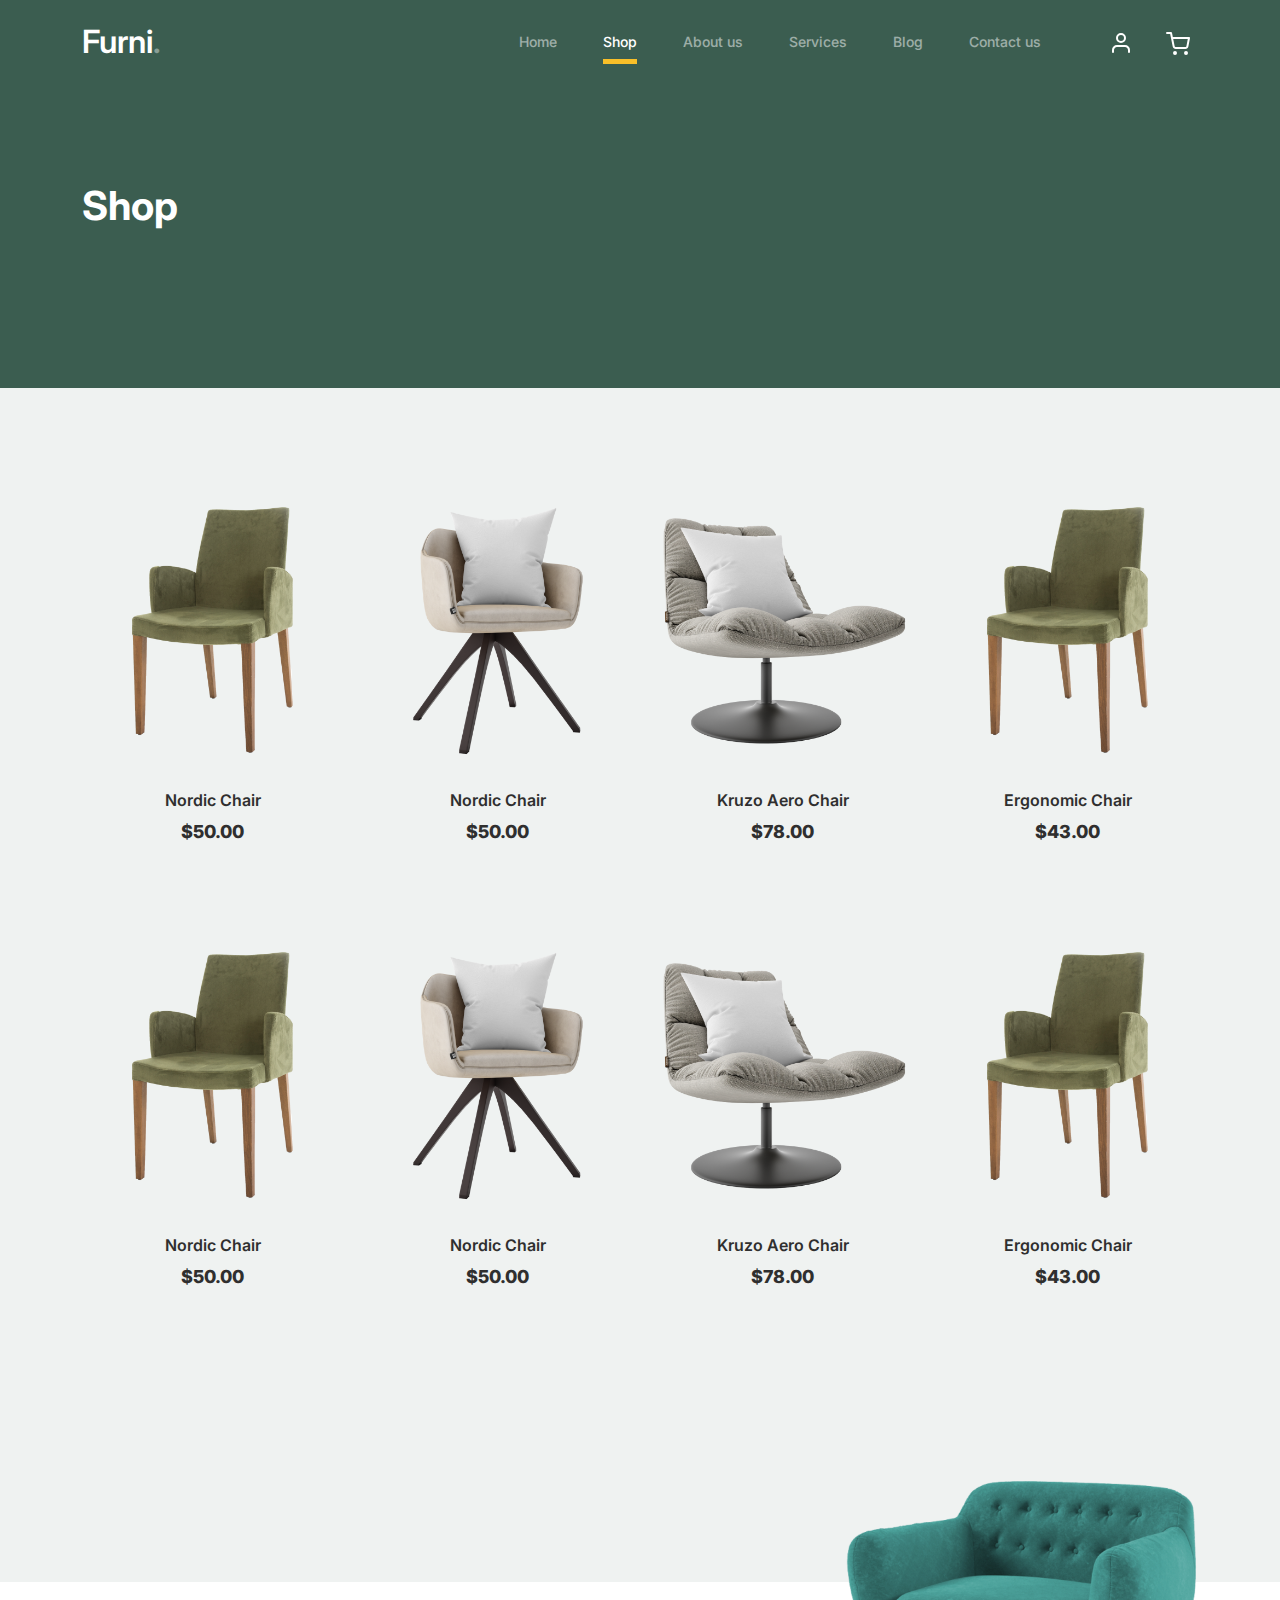
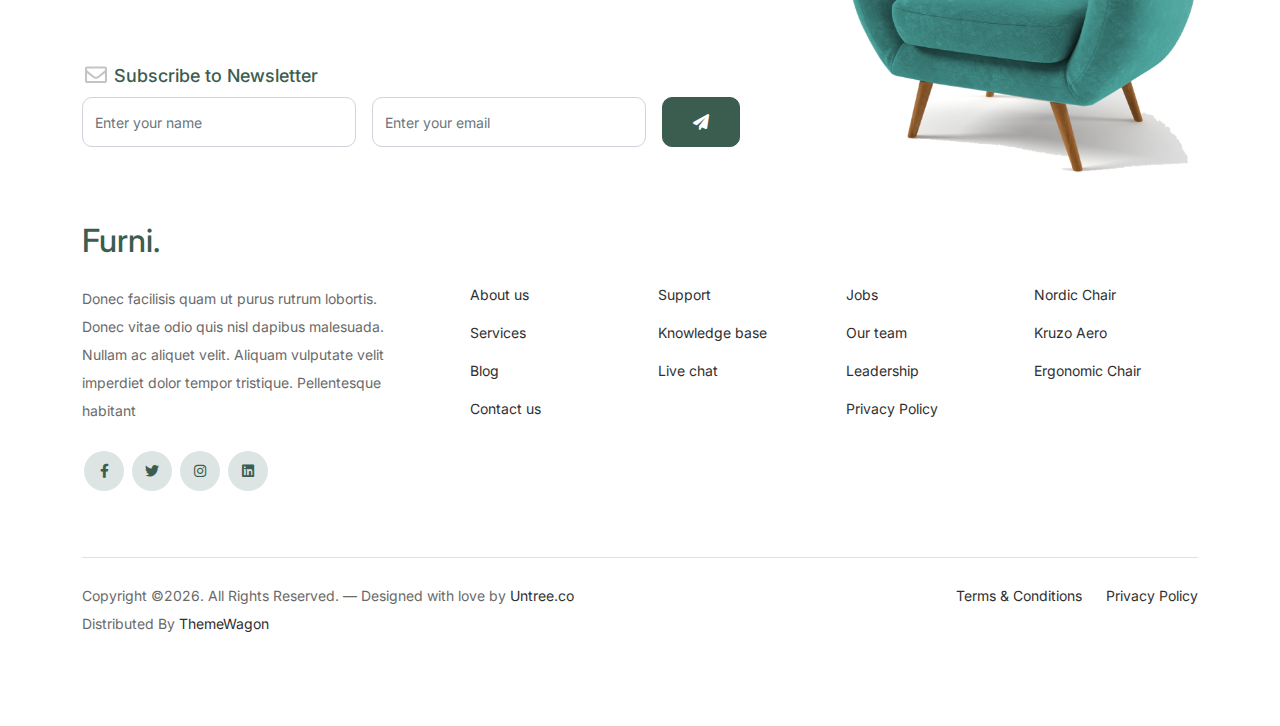
<file: Furniture/pages/shop.html>
<!doctype html>
<html lang="en">
<head>
  <meta charset="utf-8">
  <meta name="viewport" content="width=device-width, initial-scale=1, shrink-to-fit=no">
  <link rel="shortcut icon" href="favicon.png">


		<link href="../css/bootstrap.min.css" rel="stylesheet">
		<link href="https://cdnjs.cloudflare.com/ajax/libs/font-awesome/6.0.0-beta3/css/all.min.css" rel="stylesheet">
		<link href="../css/slider.css" rel="stylesheet">
		<link href="../css/style.css" rel="stylesheet">
	</head>

	<body>

		<!-- Start Header/Navigation -->
		<nav class="custom-navbar navbar navbar navbar-expand-md navbar-dark bg-dark" arial-label="Furni navigation bar">

			<div class="container">
				<a class="navbar-brand" href="index.html">Furni<span>.</span></a>

				<button class="navbar-toggler" type="button" data-bs-toggle="collapse" data-bs-target="#navbarsFurni" aria-controls="navbarsFurni" aria-expanded="false" aria-label="Toggle navigation">
					<span class="navbar-toggler-icon"></span>
				</button>

				<div class="collapse navbar-collapse" id="navbarsFurni">
					<ul class="custom-navbar-nav navbar-nav ms-auto mb-2 mb-md-0">
						<li class="nav-item ">
							<a class="nav-link" href="index.html">Home</a>
						</li>
						<li class="active"><a class="nav-link" href="shop.html">Shop</a></li>
						<li><a class="nav-link" href="about.html">About us</a></li>
						<li><a class="nav-link" href="services.html">Services</a></li>
						<li><a class="nav-link" href="blog.html">Blog</a></li>
						<li><a class="nav-link" href="contact.html">Contact us</a></li>
					</ul>

					<ul class="custom-navbar-cta navbar-nav mb-2 mb-md-0 ms-5">
						<li><a class="nav-link" href="#"><img src="../images/user.svg"></a></li>
						<li><a class="nav-link" href="cart.html"><img src="../images/cart.svg"></a></li>
					</ul>
				</div>
			</div>
				
		</nav>
		<!-- End Header/Navigation -->

		<!-- Start Hero Section -->
			<div class="hero">
				<div class="container">
					<div class="row justify-content-between">
						<div class="col-lg-5">
							<div class="intro-excerpt">
								<h1>Shop</h1>
							</div>
						</div>
						<div class="col-lg-7">
							
						</div>
					</div>
				</div>
			</div>
		<!-- End Hero Section -->

		

		<div class="untree_co-section product-section before-footer-section">
		    <div class="container">
		      	<div class="row">

		      		<!-- Start Column 1 -->
					<div class="col-12 col-md-4 col-lg-3 mb-5">
						<a class="product-item" href="#">
							<img src="../images/product-3.png" class="img-fluid product-thumbnail">
							<h3 class="product-title">Nordic Chair</h3>
							<strong class="product-price">$50.00</strong>

							<span class="icon-cross">
								<img src="../images/cross.svg" class="img-fluid">
							</span>
						</a>
					</div> 
					<!-- End Column 1 -->
						
					<!-- Start Column 2 -->
					<div class="col-12 col-md-4 col-lg-3 mb-5">
						<a class="product-item" href="#">
							<img src="../images/product-1.png" class="img-fluid product-thumbnail">
							<h3 class="product-title">Nordic Chair</h3>
							<strong class="product-price">$50.00</strong>

							<span class="icon-cross">
								<img src="../images/cross.svg" class="img-fluid">
							</span>
						</a>
					</div> 
					<!-- End Column 2 -->

					<!-- Start Column 3 -->
					<div class="col-12 col-md-4 col-lg-3 mb-5">
						<a class="product-item" href="#">
							<img src="../images/product-2.png" class="img-fluid product-thumbnail">
							<h3 class="product-title">Kruzo Aero Chair</h3>
							<strong class="product-price">$78.00</strong>

							<span class="icon-cross">
								<img src="../images/cross.svg" class="img-fluid">
							</span>
						</a>
					</div>
					<!-- End Column 3 -->

					<!-- Start Column 4 -->
					<div class="col-12 col-md-4 col-lg-3 mb-5">
						<a class="product-item" href="#">
							<img src="../images/product-3.png" class="img-fluid product-thumbnail">
							<h3 class="product-title">Ergonomic Chair</h3>
							<strong class="product-price">$43.00</strong>

							<span class="icon-cross">
								<img src="../images/cross.svg" class="img-fluid">
							</span>
						</a>
					</div>
					<!-- End Column 4 -->


					<!-- Start Column 1 -->
					<div class="col-12 col-md-4 col-lg-3 mb-5">
						<a class="product-item" href="#">
							<img src="../images/product-3.png" class="img-fluid product-thumbnail">
							<h3 class="product-title">Nordic Chair</h3>
							<strong class="product-price">$50.00</strong>

							<span class="icon-cross">
								<img src="../images/cross.svg" class="img-fluid">
							</span>
						</a>
					</div> 
					<!-- End Column 1 -->
						
					<!-- Start Column 2 -->
					<div class="col-12 col-md-4 col-lg-3 mb-5">
						<a class="product-item" href="#">
							<img src="../images/product-1.png" class="img-fluid product-thumbnail">
							<h3 class="product-title">Nordic Chair</h3>
							<strong class="product-price">$50.00</strong>

							<span class="icon-cross">
								<img src="../images/cross.svg" class="img-fluid">
							</span>
						</a>
					</div> 
					<!-- End Column 2 -->

					<!-- Start Column 3 -->
					<div class="col-12 col-md-4 col-lg-3 mb-5">
						<a class="product-item" href="#">
							<img src="../images/product-2.png" class="img-fluid product-thumbnail">
							<h3 class="product-title">Kruzo Aero Chair</h3>
							<strong class="product-price">$78.00</strong>

							<span class="icon-cross">
								<img src="../images/cross.svg" class="img-fluid">
							</span>
						</a>
					</div>
					<!-- End Column 3 -->

					<!-- Start Column 4 -->
					<div class="col-12 col-md-4 col-lg-3 mb-5">
						<a class="product-item" href="#">
							<img src="../images/product-3.png" class="img-fluid product-thumbnail">
							<h3 class="product-title">Ergonomic Chair</h3>
							<strong class="product-price">$43.00</strong>

							<span class="icon-cross">
								<img src="../images/cross.svg" class="img-fluid">
							</span>
						</a>
					</div>
					<!-- End Column 4 -->

		      	</div>
		    </div>
		</div>


		<!-- Start Footer Section -->
		<footer class="footer-section">
			<div class="container relative">

				<div class="sofa-img">
					<img src="../images/sofa.png" alt="Image" class="img-fluid">
				</div>

				<div class="row">
					<div class="col-lg-8">
						<div class="subscription-form">
							<h3 class="d-flex align-items-center"><span class="me-1"><img src="../images/envelope-outline.svg" alt="Image" class="img-fluid"></span><span>Subscribe to Newsletter</span></h3>

							<form action="#" class="row g-3">
								<div class="col-auto">
									<input type="text" class="form-control" placeholder="Enter your name">
								</div>
								<div class="col-auto">
									<input type="email" class="form-control" placeholder="Enter your email">
								</div>
								<div class="col-auto">
									<button class="btn btn-primary">
										<span class="fa fa-paper-plane"></span>
									</button>
								</div>
							</form>

						</div>
					</div>
				</div>

				<div class="row g-5 mb-5">
					<div class="col-lg-4">
						<div class="mb-4 footer-logo-wrap"><a href="#" class="footer-logo">Furni<span>.</span></a></div>
						<p class="mb-4">Donec facilisis quam ut purus rutrum lobortis. Donec vitae odio quis nisl dapibus malesuada. Nullam ac aliquet velit. Aliquam vulputate velit imperdiet dolor tempor tristique. Pellentesque habitant</p>

						<ul class="list-unstyled custom-social">
							<li><a href="#"><span class="fa fa-brands fa-facebook-f"></span></a></li>
							<li><a href="#"><span class="fa fa-brands fa-twitter"></span></a></li>
							<li><a href="#"><span class="fa fa-brands fa-instagram"></span></a></li>
							<li><a href="#"><span class="fa fa-brands fa-linkedin"></span></a></li>
						</ul>
					</div>

					<div class="col-lg-8">
						<div class="row links-wrap">
							<div class="col-6 col-sm-6 col-md-3">
								<ul class="list-unstyled">
									<li><a href="#">About us</a></li>
									<li><a href="#">Services</a></li>
									<li><a href="#">Blog</a></li>
									<li><a href="#">Contact us</a></li>
								</ul>
							</div>

							<div class="col-6 col-sm-6 col-md-3">
								<ul class="list-unstyled">
									<li><a href="#">Support</a></li>
									<li><a href="#">Knowledge base</a></li>
									<li><a href="#">Live chat</a></li>
								</ul>
							</div>

							<div class="col-6 col-sm-6 col-md-3">
								<ul class="list-unstyled">
									<li><a href="#">Jobs</a></li>
									<li><a href="#">Our team</a></li>
									<li><a href="#">Leadership</a></li>
									<li><a href="#">Privacy Policy</a></li>
								</ul>
							</div>

							<div class="col-6 col-sm-6 col-md-3">
								<ul class="list-unstyled">
									<li><a href="#">Nordic Chair</a></li>
									<li><a href="#">Kruzo Aero</a></li>
									<li><a href="#">Ergonomic Chair</a></li>
								</ul>
							</div>
						</div>
					</div>

				</div>

				<div class="border-top copyright">
					<div class="row pt-4">
						<div class="col-lg-6">
							<p class="mb-2 text-center text-lg-start">Copyright &copy;<script>document.write(new Date().getFullYear());</script>. All Rights Reserved. &mdash; Designed with love by <a href="https://untree.co">Untree.co</a>  Distributed By <a href="https://themewagon.com">ThemeWagon</a> <!-- License information: https://untree.co/license/ -->
            </p>
						</div>

						<div class="col-lg-6 text-center text-lg-end">
							<ul class="list-unstyled d-inline-flex ms-auto">
								<li class="me-4"><a href="#">Terms &amp; Conditions</a></li>
								<li><a href="#">Privacy Policy</a></li>
							</ul>
						</div>

					</div>
				</div>

			</div>
		</footer>
		<!-- End Footer Section -->	


		<script src="../js/bootstrap.bundle.min.js"></script>
		<script src="../js/slider.js"></script>
		<script src="../js/script.js"></script>
	</body>

</html>
</file>
<file: Furniture/css/slider.css>
.tns-outer {
    padding: 0 !important
}

.tns-outer [hidden] {
    display: none !important
}

.tns-outer [aria-controls],.tns-outer [data-action] {
    cursor: pointer
}

.tns-slider {
    -webkit-transition: all 0s;
    -moz-transition: all 0s;
    transition: all 0s
}

.tns-slider>.tns-item {
    -webkit-box-sizing: border-box;
    -moz-box-sizing: border-box;
    box-sizing: border-box
}

.tns-horizontal.tns-subpixel {
    white-space: nowrap
}

.tns-horizontal.tns-subpixel>.tns-item {
    display: inline-block;
    vertical-align: top;
    white-space: normal
}

.tns-horizontal.tns-no-subpixel:after {
    content: '';
    display: table;
    clear: both
}

.tns-horizontal.tns-no-subpixel>.tns-item {
    float: left
}

.tns-horizontal.tns-carousel.tns-no-subpixel>.tns-item {
    margin-right: -100%
}

.tns-no-calc {
    position: relative;
    left: 0
}

.tns-gallery {
    position: relative;
    left: 0;
    min-height: 1px
}

.tns-gallery>.tns-item {
    position: absolute;
    left: -100%;
    -webkit-transition: transform 0s, opacity 0s;
    -moz-transition: transform 0s, opacity 0s;
    transition: transform 0s, opacity 0s
}

.tns-gallery>.tns-slide-active {
    position: relative;
    left: auto !important
}

.tns-gallery>.tns-moving {
    -webkit-transition: all 0.25s;
    -moz-transition: all 0.25s;
    transition: all 0.25s
}

.tns-autowidth {
    display: inline-block
}

.tns-lazy-img {
    -webkit-transition: opacity 0.6s;
    -moz-transition: opacity 0.6s;
    transition: opacity 0.6s;
    opacity: 0.6
}

.tns-lazy-img.tns-complete {
    opacity: 1
}

.tns-ah {
    -webkit-transition: height 0s;
    -moz-transition: height 0s;
    transition: height 0s
}

.tns-ovh {
    overflow: hidden
}

.tns-visually-hidden {
    position: absolute;
    left: -10000em
}

.tns-transparent {
    opacity: 0;
    visibility: hidden
}

.tns-fadeIn {
    opacity: 1;
    filter: alpha(opacity=100);
    z-index: 0
}

.tns-normal,.tns-fadeOut {
    opacity: 0;
    filter: alpha(opacity=0);
    z-index: -1
}

.tns-vpfix {
    white-space: nowrap
}

.tns-vpfix>div,.tns-vpfix>li {
    display: inline-block
}

.tns-t-subp2 {
    margin: 0 auto;
    width: 310px;
    position: relative;
    height: 10px;
    overflow: hidden
}

.tns-t-ct {
    width: 2333.3333333%;
    width: -webkit-calc(100% * 70 / 3);
    width: -moz-calc(100% * 70 / 3);
    width: calc(100% * 70 / 3);
    position: absolute;
    right: 0
}

.tns-t-ct:after {
    content: '';
    display: table;
    clear: both
}

.tns-t-ct>div {
    width: 1.4285714%;
    width: -webkit-calc(100% / 70);
    width: -moz-calc(100% / 70);
    width: calc(100% / 70);
    height: 10px;
    float: left
}
</file>
<file: Furniture/css/style.css>
/*
* Template Name: UntreeStore
* Template Author: Untree.co
* Author URI: https://untree.co/
* License: https://creativecommons.org/licenses/by/3.0/
*/
@import url("https://fonts.googleapis.com/css2?family=Inter:wght@400;500;600;700;800&display=swap");
body {
  overflow-x: hidden;
  position: relative; }

body {
  font-family: "Inter", sans-serif;
  font-weight: 400;
  line-height: 28px;
  color: #6a6a6a;
  font-size: 14px;
  background-color: #eff2f1; }

a {
  text-decoration: none;
  -webkit-transition: .3s all ease;
  -o-transition: .3s all ease;
  transition: .3s all ease;
  color: #2f2f2f;
  text-decoration: underline; }
  a:hover {
    color: #2f2f2f;
    text-decoration: none; }
  a.more {
    font-weight: 600; }

.custom-navbar {
  background: #3b5d50 !important;
  padding-top: 20px;
  padding-bottom: 20px; }
  .custom-navbar .navbar-brand {
    font-size: 32px;
    font-weight: 600; }
    .custom-navbar .navbar-brand > span {
      opacity: .4; }
  .custom-navbar .navbar-toggler {
    border-color: transparent; }
    .custom-navbar .navbar-toggler:active, .custom-navbar .navbar-toggler:focus {
      -webkit-box-shadow: none;
      box-shadow: none;
      outline: none; }
  @media (min-width: 992px) {
    .custom-navbar .custom-navbar-nav li {
      margin-left: 15px;
      margin-right: 15px; } }
  .custom-navbar .custom-navbar-nav li a {
    font-weight: 500;
    color: #ffffff !important;
    opacity: .5;
    -webkit-transition: .3s all ease;
    -o-transition: .3s all ease;
    transition: .3s all ease;
    position: relative; }
    @media (min-width: 768px) {
      .custom-navbar .custom-navbar-nav li a:before {
        content: "";
        position: absolute;
        bottom: 0;
        left: 8px;
        right: 8px;
        background: #f9bf29;
        height: 5px;
        opacity: 1;
        visibility: visible;
        width: 0;
        -webkit-transition: .15s all ease-out;
        -o-transition: .15s all ease-out;
        transition: .15s all ease-out; } }
    .custom-navbar .custom-navbar-nav li a:hover {
      opacity: 1; }
      .custom-navbar .custom-navbar-nav li a:hover:before {
        width: calc(100% - 16px); }
  .custom-navbar .custom-navbar-nav li.active a {
    opacity: 1; }
    .custom-navbar .custom-navbar-nav li.active a:before {
      width: calc(100% - 16px); }
  .custom-navbar .custom-navbar-cta {
    margin-left: 0 !important;
    -webkit-box-orient: horizontal;
    -webkit-box-direction: normal;
    -ms-flex-direction: row;
    flex-direction: row; }
    @media (min-width: 768px) {
      .custom-navbar .custom-navbar-cta {
        margin-left: 40px !important; } }
    .custom-navbar .custom-navbar-cta li {
      margin-left: 0px;
      margin-right: 0px; }
      .custom-navbar .custom-navbar-cta li:first-child {
        margin-right: 20px; }

.hero {
  background: #3b5d50;
  padding: calc(4rem - 30px) 0 0rem 0; }
  @media (min-width: 768px) {
    .hero {
      padding: calc(4rem - 30px) 0 4rem 0; } }
  @media (min-width: 992px) {
    .hero {
      padding: calc(8rem - 30px) 0 8rem 0; } }
  .hero .intro-excerpt {
    position: relative;
    z-index: 4; }
    @media (min-width: 992px) {
      .hero .intro-excerpt {
        max-width: 450px; } }
  .hero h1 {
    font-weight: 700;
    color: #ffffff;
    margin-bottom: 30px; }
    @media (min-width: 1400px) {
      .hero h1 {
        font-size: 54px; } }
  .hero p {
    color: rgba(255, 255, 255, 0.5);
    margin-botom: 30px; }
  .hero .hero-img-wrap {
    position: relative; }
    .hero .hero-img-wrap img {
      position: relative;
      top: 0px;
      right: 0px;
      z-index: 2;
      max-width: 780px;
      left: -20px; }
      @media (min-width: 768px) {
        .hero .hero-img-wrap img {
          right: 0px;
          left: -100px; } }
      @media (min-width: 992px) {
        .hero .hero-img-wrap img {
          left: 0px;
          top: -80px;
          position: absolute;
          right: -50px; } }
      @media (min-width: 1200px) {
        .hero .hero-img-wrap img {
          left: 0px;
          top: -80px;
          right: -100px; } }
    .hero .hero-img-wrap:after {
      content: "";
      position: absolute;
      width: 255px;
      height: 217px;
      background-image: url("../images/dots-light.svg");
      background-size: contain;
      background-repeat: no-repeat;
      right: -100px;
      top: -0px; }
      @media (min-width: 1200px) {
        .hero .hero-img-wrap:after {
          top: -40px; } }

.btn {
  font-weight: 600;
  padding: 12px 30px;
  border-radius: 30px;
  color: #ffffff;
  background: #2f2f2f;
  border-color: #2f2f2f; }
  .btn:hover {
    color: #ffffff;
    background: #222222;
    border-color: #222222; }
  .btn:active, .btn:focus {
    outline: none !important;
    -webkit-box-shadow: none;
    box-shadow: none; }
  .btn.btn-primary {
    background: #3b5d50;
    border-color: #3b5d50; }
    .btn.btn-primary:hover {
      background: #314d43;
      border-color: #314d43; }
  .btn.btn-secondary {
    color: #2f2f2f;
    background: #f9bf29;
    border-color: #f9bf29; }
    .btn.btn-secondary:hover {
      background: #f8b810;
      border-color: #f8b810; }
  .btn.btn-white-outline {
    background: transparent;
    border-width: 2px;
    border-color: rgba(255, 255, 255, 0.3); }
    .btn.btn-white-outline:hover {
      border-color: white;
      color: #ffffff; }

.section-title {
  color: #2f2f2f; }

.product-section {
  padding: 7rem 0; }
  .product-section .product-item {
    text-align: center;
    text-decoration: none;
    display: block;
    position: relative;
    padding-bottom: 50px;
    cursor: pointer; }
    .product-section .product-item .product-thumbnail {
      margin-bottom: 30px;
      position: relative;
      top: 0;
      -webkit-transition: .3s all ease;
      -o-transition: .3s all ease;
      transition: .3s all ease; }
    .product-section .product-item h3 {
      font-weight: 600;
      font-size: 16px; }
    .product-section .product-item strong {
      font-weight: 800 !important;
      font-size: 18px !important; }
    .product-section .product-item h3, .product-section .product-item strong {
      color: #2f2f2f;
      text-decoration: none; }
    .product-section .product-item .icon-cross {
      position: absolute;
      width: 35px;
      height: 35px;
      display: inline-block;
      background: #2f2f2f;
      bottom: 15px;
      left: 50%;
      -webkit-transform: translateX(-50%);
      -ms-transform: translateX(-50%);
      transform: translateX(-50%);
      margin-bottom: -17.5px;
      border-radius: 50%;
      opacity: 0;
      visibility: hidden;
      -webkit-transition: .3s all ease;
      -o-transition: .3s all ease;
      transition: .3s all ease; }
      .product-section .product-item .icon-cross img {
        position: absolute;
        left: 50%;
        top: 50%;
        -webkit-transform: translate(-50%, -50%);
        -ms-transform: translate(-50%, -50%);
        transform: translate(-50%, -50%); }
    .product-section .product-item:before {
      bottom: 0;
      left: 0;
      right: 0;
      position: absolute;
      content: "";
      background: #dce5e4;
      height: 0%;
      z-index: -1;
      border-radius: 10px;
      -webkit-transition: .3s all ease;
      -o-transition: .3s all ease;
      transition: .3s all ease; }
    .product-section .product-item:hover .product-thumbnail {
      top: -25px; }
    .product-section .product-item:hover .icon-cross {
      bottom: 0;
      opacity: 1;
      visibility: visible; }
    .product-section .product-item:hover:before {
      height: 70%; }

.why-choose-section {
  padding: 7rem 0; }
  .why-choose-section .img-wrap {
    position: relative; }
    .why-choose-section .img-wrap:before {
      position: absolute;
      content: "";
      width: 255px;
      height: 217px;
      background-image: url("../images/dots-yellow.svg");
      background-repeat: no-repeat;
      background-size: contain;
      -webkit-transform: translate(-40%, -40%);
      -ms-transform: translate(-40%, -40%);
      transform: translate(-40%, -40%);
      z-index: -1; }
    .why-choose-section .img-wrap img {
      border-radius: 20px; }

.feature {
  margin-bottom: 30px; }
  .feature .icon {
    display: inline-block;
    position: relative;
    margin-bottom: 20px; }
    .feature .icon:before {
      content: "";
      width: 33px;
      height: 33px;
      position: absolute;
      background: rgba(59, 93, 80, 0.2);
      border-radius: 50%;
      right: -8px;
      bottom: 0; }
  .feature h3 {
    font-size: 14px;
    color: #2f2f2f; }
  .feature p {
    font-size: 14px;
    line-height: 22px;
    color: #6a6a6a; }

.we-help-section {
  padding: 7rem 0; }
  .we-help-section .imgs-grid {
    display: -ms-grid;
    display: grid;
    -ms-grid-columns: (1fr)[27];
    grid-template-columns: repeat(27, 1fr);
    position: relative; }
    .we-help-section .imgs-grid:before {
      position: absolute;
      content: "";
      width: 255px;
      height: 217px;
      background-image: url("../images/dots-green.svg");
      background-size: contain;
      background-repeat: no-repeat;
      -webkit-transform: translate(-40%, -40%);
      -ms-transform: translate(-40%, -40%);
      transform: translate(-40%, -40%);
      z-index: -1; }
    .we-help-section .imgs-grid .grid {
      position: relative; }
      .we-help-section .imgs-grid .grid img {
        border-radius: 20px;
        max-width: 100%; }
      .we-help-section .imgs-grid .grid.grid-1 {
        -ms-grid-column: 1;
        -ms-grid-column-span: 18;
        grid-column: 1 / span 18;
        -ms-grid-row: 1;
        -ms-grid-row-span: 27;
        grid-row: 1 / span 27; }
      .we-help-section .imgs-grid .grid.grid-2 {
        -ms-grid-column: 19;
        -ms-grid-column-span: 27;
        grid-column: 19 / span 27;
        -ms-grid-row: 1;
        -ms-grid-row-span: 5;
        grid-row: 1 / span 5;
        padding-left: 20px; }
      .we-help-section .imgs-grid .grid.grid-3 {
        -ms-grid-column: 14;
        -ms-grid-column-span: 16;
        grid-column: 14 / span 16;
        -ms-grid-row: 6;
        -ms-grid-row-span: 27;
        grid-row: 6 / span 27;
        padding-top: 20px; }

.custom-list {
  width: 100%; }
  .custom-list li {
    display: inline-block;
    width: calc(50% - 20px);
    margin-bottom: 12px;
    line-height: 1.5;
    position: relative;
    padding-left: 20px; }
    .custom-list li:before {
      content: "";
      width: 8px;
      height: 8px;
      border-radius: 50%;
      border: 2px solid #3b5d50;
      position: absolute;
      left: 0;
      top: 8px; }

.popular-product {
  padding: 0 0 7rem 0; }
  .popular-product .product-item-sm h3 {
    font-size: 14px;
    font-weight: 700;
    color: #2f2f2f; }
  .popular-product .product-item-sm a {
    text-decoration: none;
    color: #2f2f2f;
    -webkit-transition: .3s all ease;
    -o-transition: .3s all ease;
    transition: .3s all ease; }
    .popular-product .product-item-sm a:hover {
      color: rgba(47, 47, 47, 0.5); }
  .popular-product .product-item-sm p {
    line-height: 1.4;
    margin-bottom: 10px;
    font-size: 14px; }
  .popular-product .product-item-sm .thumbnail {
    margin-right: 10px;
    -webkit-box-flex: 0;
    -ms-flex: 0 0 120px;
    flex: 0 0 120px;
    position: relative; }
    .popular-product .product-item-sm .thumbnail:before {
      content: "";
      position: absolute;
      border-radius: 20px;
      background: #dce5e4;
      width: 98px;
      height: 98px;
      top: 50%;
      left: 50%;
      -webkit-transform: translate(-50%, -50%);
      -ms-transform: translate(-50%, -50%);
      transform: translate(-50%, -50%);
      z-index: -1; }

.testimonial-section {
  padding: 3rem 0 7rem 0; }

.testimonial-slider-wrap {
  position: relative; }
  .testimonial-slider-wrap .tns-inner {
    padding-top: 30px; }
  .testimonial-slider-wrap .item .testimonial-block blockquote {
    font-size: 16px; }
    @media (min-width: 768px) {
      .testimonial-slider-wrap .item .testimonial-block blockquote {
        line-height: 32px;
        font-size: 18px; } }
  .testimonial-slider-wrap .item .testimonial-block .author-info .author-pic {
    margin-bottom: 20px; }
    .testimonial-slider-wrap .item .testimonial-block .author-info .author-pic img {
      max-width: 80px;
      border-radius: 50%; }
  .testimonial-slider-wrap .item .testimonial-block .author-info h3 {
    font-size: 14px;
    font-weight: 700;
    color: #2f2f2f;
    margin-bottom: 0; }
  .testimonial-slider-wrap #testimonial-nav {
    position: absolute;
    top: 50%;
    z-index: 99;
    width: 100%;
    display: none; }
    @media (min-width: 768px) {
      .testimonial-slider-wrap #testimonial-nav {
        display: block; } }
    .testimonial-slider-wrap #testimonial-nav > span {
      cursor: pointer;
      position: absolute;
      width: 58px;
      height: 58px;
      line-height: 58px;
      border-radius: 50%;
      background: rgba(59, 93, 80, 0.1);
      color: #2f2f2f;
      -webkit-transition: .3s all ease;
      -o-transition: .3s all ease;
      transition: .3s all ease; }
      .testimonial-slider-wrap #testimonial-nav > span:hover {
        background: #3b5d50;
        color: #ffffff; }
    .testimonial-slider-wrap #testimonial-nav .prev {
      left: -10px; }
    .testimonial-slider-wrap #testimonial-nav .next {
      right: 0; }
  .testimonial-slider-wrap .tns-nav {
    position: absolute;
    bottom: -50px;
    left: 50%;
    -webkit-transform: translateX(-50%);
    -ms-transform: translateX(-50%);
    transform: translateX(-50%); }
    .testimonial-slider-wrap .tns-nav button {
      background: none;
      border: none;
      display: inline-block;
      position: relative;
      width: 0 !important;
      height: 7px !important;
      margin: 2px; }
      .testimonial-slider-wrap .tns-nav button:active, .testimonial-slider-wrap .tns-nav button:focus, .testimonial-slider-wrap .tns-nav button:hover {
        outline: none;
        -webkit-box-shadow: none;
        box-shadow: none;
        background: none; }
      .testimonial-slider-wrap .tns-nav button:before {
        display: block;
        width: 7px;
        height: 7px;
        left: 0;
        top: 0;
        position: absolute;
        content: "";
        border-radius: 50%;
        -webkit-transition: .3s all ease;
        -o-transition: .3s all ease;
        transition: .3s all ease;
        background-color: #d6d6d6; }
      .testimonial-slider-wrap .tns-nav button:hover:before, .testimonial-slider-wrap .tns-nav button.tns-nav-active:before {
        background-color: #3b5d50; }

.before-footer-section {
  padding: 7rem 0 12rem 0 !important; }

.blog-section {
  padding: 7rem 0 12rem 0; }
  .blog-section .post-entry a {
    text-decoration: none; }
  .blog-section .post-entry .post-thumbnail {
    display: block;
    margin-bottom: 20px; }
    .blog-section .post-entry .post-thumbnail img {
      border-radius: 20px;
      -webkit-transition: .3s all ease;
      -o-transition: .3s all ease;
      transition: .3s all ease; }
  .blog-section .post-entry .post-content-entry {
    padding-left: 15px;
    padding-right: 15px; }
    .blog-section .post-entry .post-content-entry h3 {
      font-size: 16px;
      margin-bottom: 0;
      font-weight: 600;
      margin-bottom: 7px; }
    .blog-section .post-entry .post-content-entry .meta {
      font-size: 14px; }
      .blog-section .post-entry .post-content-entry .meta a {
        font-weight: 600; }
  .blog-section .post-entry:hover .post-thumbnail img, .blog-section .post-entry:focus .post-thumbnail img {
    opacity: .7; }

.footer-section {
  padding: 80px 0;
  background: #ffffff; }
  .footer-section .relative {
    position: relative; }
  .footer-section a {
    text-decoration: none;
    color: #2f2f2f;
    -webkit-transition: .3s all ease;
    -o-transition: .3s all ease;
    transition: .3s all ease; }
    .footer-section a:hover {
      color: rgba(47, 47, 47, 0.5); }
  .footer-section .subscription-form {
    margin-bottom: 40px;
    position: relative;
    z-index: 2;
    margin-top: 100px; }
    @media (min-width: 992px) {
      .footer-section .subscription-form {
        margin-top: 0px;
        margin-bottom: 80px; } }
    .footer-section .subscription-form h3 {
      font-size: 18px;
      font-weight: 500;
      color: #3b5d50; }
    .footer-section .subscription-form .form-control {
      height: 50px;
      border-radius: 10px;
      font-family: "Inter", sans-serif; }
      .footer-section .subscription-form .form-control:active, .footer-section .subscription-form .form-control:focus {
        outline: none;
        -webkit-box-shadow: none;
        box-shadow: none;
        border-color: #3b5d50;
        -webkit-box-shadow: 0 1px 4px 0 rgba(0, 0, 0, 0.2);
        box-shadow: 0 1px 4px 0 rgba(0, 0, 0, 0.2); }
      .footer-section .subscription-form .form-control::-webkit-input-placeholder {
        font-size: 14px; }
      .footer-section .subscription-form .form-control::-moz-placeholder {
        font-size: 14px; }
      .footer-section .subscription-form .form-control:-ms-input-placeholder {
        font-size: 14px; }
      .footer-section .subscription-form .form-control:-moz-placeholder {
        font-size: 14px; }
    .footer-section .subscription-form .btn {
      border-radius: 10px !important; }
  .footer-section .sofa-img {
    position: absolute;
    top: -200px;
    z-index: 1;
    right: 0; }
    .footer-section .sofa-img img {
      max-width: 380px; }
  .footer-section .links-wrap {
    margin-top: 0px; }
    @media (min-width: 992px) {
      .footer-section .links-wrap {
        margin-top: 54px; } }
    .footer-section .links-wrap ul li {
      margin-bottom: 10px; }
  .footer-section .footer-logo-wrap .footer-logo {
    font-size: 32px;
    font-weight: 500;
    text-decoration: none;
    color: #3b5d50; }
  .footer-section .custom-social li {
    margin: 2px;
    display: inline-block; }
    .footer-section .custom-social li a {
      width: 40px;
      height: 40px;
      text-align: center;
      line-height: 40px;
      display: inline-block;
      background: #dce5e4;
      color: #3b5d50;
      border-radius: 50%; }
      .footer-section .custom-social li a:hover {
        background: #3b5d50;
        color: #ffffff; }
  .footer-section .border-top {
    border-color: #dce5e4; }
    .footer-section .border-top.copyright {
      font-size: 14px !important; }

.untree_co-section {
  padding: 7rem 0; }

.form-control {
  height: 50px;
  border-radius: 10px;
  font-family: "Inter", sans-serif; }
  .form-control:active, .form-control:focus {
    outline: none;
    -webkit-box-shadow: none;
    box-shadow: none;
    border-color: #3b5d50;
    -webkit-box-shadow: 0 1px 4px 0 rgba(0, 0, 0, 0.2);
    box-shadow: 0 1px 4px 0 rgba(0, 0, 0, 0.2); }
  .form-control::-webkit-input-placeholder {
    font-size: 14px; }
  .form-control::-moz-placeholder {
    font-size: 14px; }
  .form-control:-ms-input-placeholder {
    font-size: 14px; }
  .form-control:-moz-placeholder {
    font-size: 14px; }

.service {
  line-height: 1.5; }
  .service .service-icon {
    border-radius: 10px;
    -webkit-box-flex: 0;
    -ms-flex: 0 0 50px;
    flex: 0 0 50px;
    height: 50px;
    line-height: 50px;
    text-align: center;
    background: #3b5d50;
    margin-right: 20px;
    color: #ffffff; }

textarea {
  height: auto !important; }

.site-blocks-table {
  overflow: auto; }
  .site-blocks-table .product-thumbnail {
    width: 200px; }
  .site-blocks-table .btn {
    padding: 2px 10px; }
  .site-blocks-table thead th {
    padding: 30px;
    text-align: center;
    border-width: 0px !important;
    vertical-align: middle;
    color: rgba(0, 0, 0, 0.8);
    font-size: 18px; }
  .site-blocks-table td {
    padding: 20px;
    text-align: center;
    vertical-align: middle;
    color: rgba(0, 0, 0, 0.8); }
  .site-blocks-table tbody tr:first-child td {
    border-top: 1px solid #3b5d50 !important; }
  .site-blocks-table .btn {
    background: none !important;
    color: #000000;
    border: none;
    height: auto !important; }

.site-block-order-table th {
  border-top: none !important;
  border-bottom-width: 1px !important; }

.site-block-order-table td, .site-block-order-table th {
  color: #000000; }

.couponcode-wrap input {
  border-radius: 10px !important; }

.text-primary {
  color: #3b5d50 !important; }

.thankyou-icon {
  position: relative;
  color: #3b5d50; }
  .thankyou-icon:before {
    position: absolute;
    content: "";
    width: 50px;
    height: 50px;
    border-radius: 50%;
    background: rgba(59, 93, 80, 0.2); }
</file>
